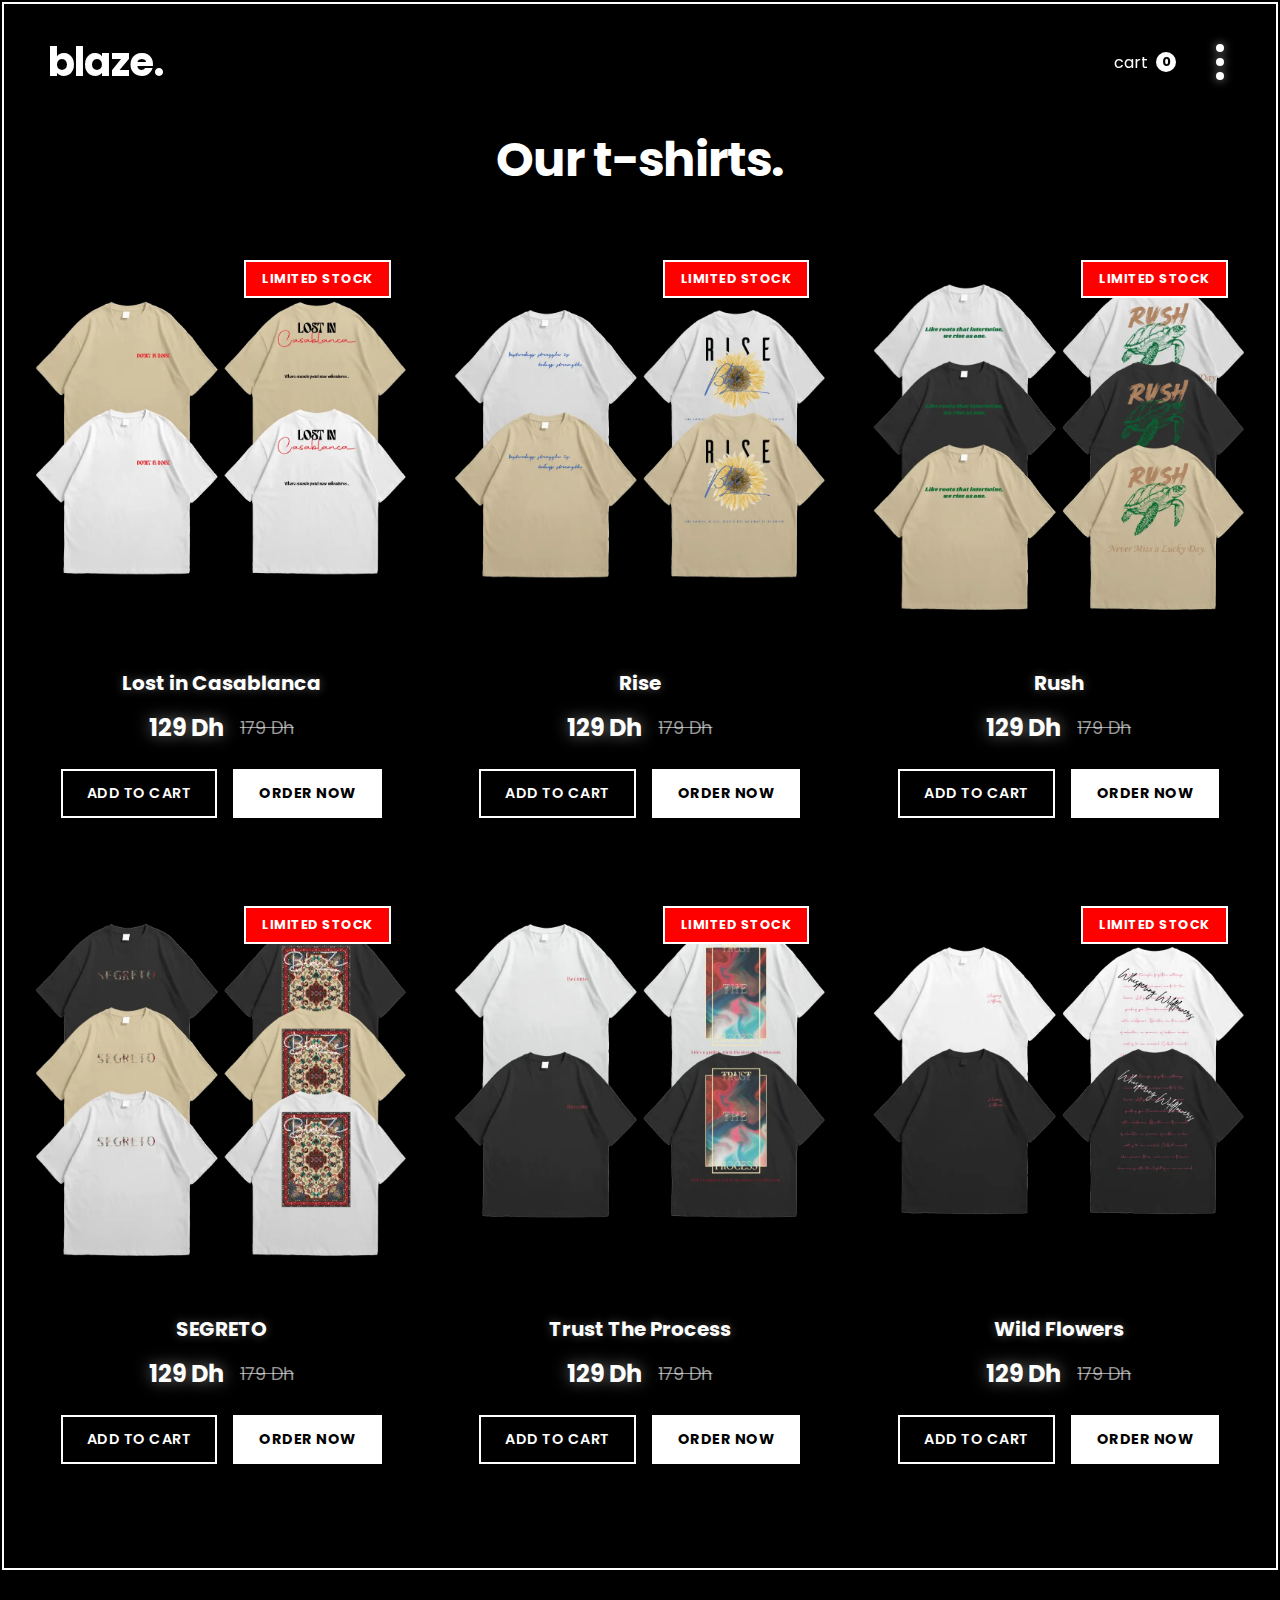
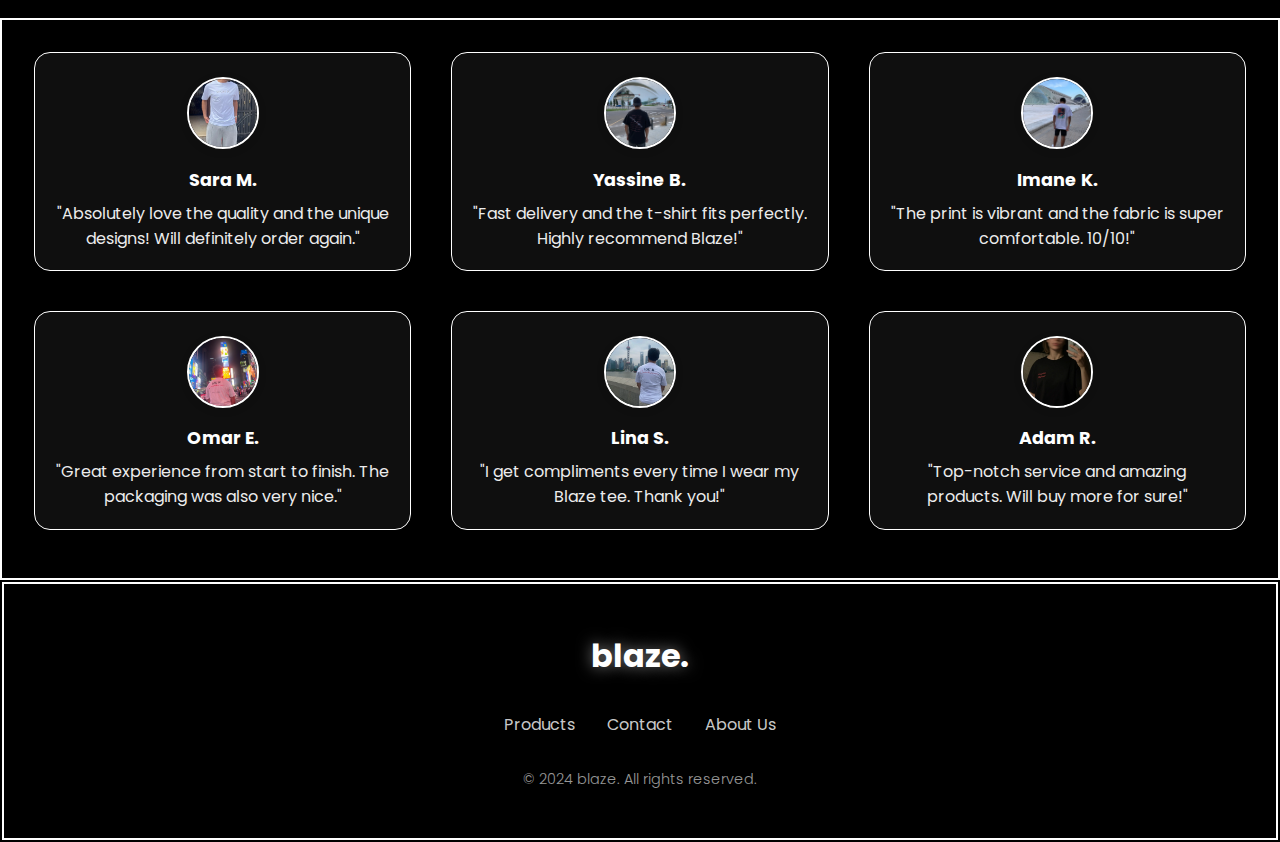
<file: index.html>
<!DOCTYPE html>
<html lang="en">
<head>
    <meta charset="UTF-8">
    <meta name="viewport" content="width=device-width, initial-scale=1.0">
    <title>Blaze Portfolio</title>
    <meta name="description" content="blaze. - Moroccan streetwear brand. Shop unique, high-quality t-shirts with bold designs and free delivery. Limited stock. Cash on Delivery.">
    <link rel="icon" href="img/favicon.ico">
    <link rel="preconnect" href="https://fonts.googleapis.com">
    <link rel="preconnect" href="https://fonts.gstatic.com" crossorigin>
    <link href="https://fonts.googleapis.com/css2?family=Poppins:wght@700&display=swap" rel="stylesheet">
    <link rel="stylesheet" href="styles.css">
</head>
<body>
    <header class="header">
        <div class="logo">
            <h1>blaze.</h1>
        </div>
        <div class="header-actions">
            <div class="cart-icon" id="cart-icon">
                <span>cart</span>
                <span class="cart-count" id="cart-count">0</span>
            </div>
            <div class="hamburger-menu" id="hamburger-menu">
                <div class="hamburger-dot"></div>
                <div class="hamburger-dot"></div>
                <div class="hamburger-dot"></div>
            </div>
        </div>
    </header>

    <!-- Cart Dropdown -->
    <div class="cart-dropdown" id="cart-dropdown">
        <div class="cart-header">
            <h3>Shopping Cart</h3>
            <button class="close-cart" id="close-cart">×</button>
        </div>
        <div class="cart-items" id="cart-items">
            <!-- Cart items will be dynamically added here -->
        </div>
        <div class="cart-footer">
            <div class="cart-total">
                <span>Total: </span>
                <span id="cart-total">0 Dh</span>
            </div>
            <button class="checkout-btn">Checkout</button>
        </div>
    </div>

    <!-- Dropdown Menu -->
    <div class="dropdown-menu" id="dropdown-menu">
        <div class="menu-content">
            <div class="menu-logo">
                <h1>blaze.</h1>
            </div>
            <nav class="menu-nav">
                <ul class="nav-list">
                    <li><a href="#products">Products</a></li>
                    <li><a href="#contact">Contact</a></li>
                    <li><a href="#about">About Us</a></li>
                </ul>
            </nav>
        </div>
    </div>

    <main class="main-content">
        <div class="products-container">
            <h2 class="section-title">Our t-shirts.</h2>
            <div class="products-grid">
                <div class="product-card">
                    <a href="lost-in-casablanca.html" class="product-link">
                        <div class="product-image">
                            <div class="stock-badge">Limited Stock</div>
                            <img src="img/products/Lost in Casablanca.webp" alt="Lost in Casablanca t-shirt" width="400" height="400" loading="lazy">
                        </div>
                    </a>
                    <div class="product-info">
                        <h3 class="product-title">Lost in Casablanca</h3>
                        <div class="product-pricing">
                            <span class="current-price">129 Dh</span>
                            <span class="compare-price">179 Dh</span>
                        </div>
                        <div class="product-buttons">
                            <button class="add-to-cart-btn" data-product="Lost in Casablanca" data-price="129">Add to Cart</button>
                            <button class="order-now-btn" data-product="Lost in Casablanca" data-price="129">Order Now</button>
                        </div>
                    </div>
                </div>

                <div class="product-card">
                    <a href="rise.html" class="product-link">
                        <div class="product-image">
                            <div class="stock-badge">Limited Stock</div>
                            <img src="img/products/Rise.webp" alt="Rise t-shirt" width="400" height="400" loading="lazy">
                        </div>
                    </a>
                    <div class="product-info">
                        <h3 class="product-title">Rise</h3>
                        <div class="product-pricing">
                            <span class="current-price">129 Dh</span>
                            <span class="compare-price">179 Dh</span>
                        </div>
                        <div class="product-buttons">
                            <button class="add-to-cart-btn" data-product="Rise" data-price="129">Add to Cart</button>
                            <button class="order-now-btn" data-product="Rise" data-price="129">Order Now</button>
                        </div>
                    </div>
                </div>

                <div class="product-card">
                    <a href="rush.html" class="product-link">
                        <div class="product-image">
                            <div class="stock-badge">Limited Stock</div>
                            <img src="img/products/Rush.webp" alt="Rush t-shirt" width="400" height="400" loading="lazy">
                        </div>
                    </a>
                    <div class="product-info">
                        <h3 class="product-title">Rush</h3>
                        <div class="product-pricing">
                            <span class="current-price">129 Dh</span>
                            <span class="compare-price">179 Dh</span>
                        </div>
                        <div class="product-buttons">
                            <button class="add-to-cart-btn" data-product="Rush" data-price="129">Add to Cart</button>
                            <button class="order-now-btn" data-product="Rush" data-price="129">Order Now</button>
                        </div>
                    </div>
                </div>

                <div class="product-card">
                    <a href="segreto.html" class="product-link">
                        <div class="product-image">
                            <div class="stock-badge">Limited Stock</div>
                            <img src="img/products/SEGRETO.webp" alt="SEGRETO t-shirt" width="400" height="400" loading="lazy">
                        </div>
                    </a>
                    <div class="product-info">
                        <h3 class="product-title">SEGRETO</h3>
                        <div class="product-pricing">
                            <span class="current-price">129 Dh</span>
                            <span class="compare-price">179 Dh</span>
                        </div>
                        <div class="product-buttons">
                            <button class="add-to-cart-btn" data-product="SEGRETO" data-price="129">Add to Cart</button>
                            <button class="order-now-btn" data-product="SEGRETO" data-price="129">Order Now</button>
                        </div>
                    </div>
                </div>

                <div class="product-card">
                    <a href="trust-the-process.html" class="product-link">
                        <div class="product-image">
                            <div class="stock-badge">Limited Stock</div>
                            <img src="img/products/Trust-The-Process.webp" alt="Trust The Process t-shirt" width="400" height="400" loading="lazy">
                        </div>
                    </a>
                    <div class="product-info">
                        <h3 class="product-title">Trust The Process</h3>
                        <div class="product-pricing">
                            <span class="current-price">129 Dh</span>
                            <span class="compare-price">179 Dh</span>
                        </div>
                        <div class="product-buttons">
                            <button class="add-to-cart-btn" data-product="Trust The Process" data-price="129">Add to Cart</button>
                            <button class="order-now-btn" data-product="Trust The Process" data-price="129">Order Now</button>
                        </div>
                    </div>
                </div>

                <div class="product-card">
                    <a href="wild-flowers.html" class="product-link">
                        <div class="product-image">
                            <div class="stock-badge">Limited Stock</div>
                            <img src="img/products/Wild-Flowers.webp" alt="Wild Flowers t-shirt" width="400" height="400" loading="lazy">
                        </div>
                    </a>
                    <div class="product-info">
                        <h3 class="product-title">Wild Flowers</h3>
                        <div class="product-pricing">
                            <span class="current-price">129 Dh</span>
                            <span class="compare-price">179 Dh</span>
                        </div>
                        <div class="product-buttons">
                            <button class="add-to-cart-btn" data-product="Wild Flowers" data-price="129">Add to Cart</button>
                            <button class="order-now-btn" data-product="Wild Flowers" data-price="129">Order Now</button>
                        </div>
                    </div>
                </div>
            </div>

            <!-- Mobile Slider -->
            <div class="products-slider">
                <div class="slider-container">
                    <div class="slider-track">
                        <div class="slider-slide">
                            <a href="lost-in-casablanca.html" class="product-link">
                            <div class="product-image">
                                <div class="stock-badge">Limited Stock</div>
                                    <img src="img/products/Lost in Casablanca.webp" alt="Lost in Casablanca t-shirt" width="400" height="400" loading="lazy">
                            </div>
                            </a>
                            <div class="product-info">
                                <h3 class="product-title">Lost in Casablanca</h3>
                                <div class="product-pricing">
                                    <span class="current-price">129 Dh</span>
                                    <span class="compare-price">179 Dh</span>
                                </div>
                                <div class="product-buttons">
                                    <button class="add-to-cart-btn" data-product="Lost in Casablanca" data-price="129">Add to Cart</button>
                                    <button class="order-now-btn" data-product="Lost in Casablanca" data-price="129">Order Now</button>
                                </div>
                            </div>
                        </div>

                        <div class="slider-slide">
                            <a href="rise.html" class="product-link">
                            <div class="product-image">
                                <div class="stock-badge">Limited Stock</div>
                                    <img src="img/products/Rise.webp" alt="Rise t-shirt" width="400" height="400" loading="lazy">
                            </div>
                            </a>
                            <div class="product-info">
                                <h3 class="product-title">Rise</h3>
                                <div class="product-pricing">
                                    <span class="current-price">129 Dh</span>
                                    <span class="compare-price">179 Dh</span>
                                </div>
                                <div class="product-buttons">
                                    <button class="add-to-cart-btn" data-product="Rise" data-price="129">Add to Cart</button>
                                    <button class="order-now-btn" data-product="Rise" data-price="129">Order Now</button>
                                </div>
                            </div>
                        </div>

                        <div class="slider-slide">
                            <a href="rush.html" class="product-link">
                            <div class="product-image">
                                <div class="stock-badge">Limited Stock</div>
                                    <img src="img/products/Rush.webp" alt="Rush t-shirt" width="400" height="400" loading="lazy">
                            </div>
                            </a>
                            <div class="product-info">
                                <h3 class="product-title">Rush</h3>
                                <div class="product-pricing">
                                    <span class="current-price">129 Dh</span>
                                    <span class="compare-price">179 Dh</span>
                                </div>
                                <div class="product-buttons">
                                    <button class="add-to-cart-btn" data-product="Rush" data-price="129">Add to Cart</button>
                                    <button class="order-now-btn" data-product="Rush" data-price="129">Order Now</button>
                                </div>
                            </div>
                        </div>

                        <div class="slider-slide">
                            <a href="segreto.html" class="product-link">
                            <div class="product-image">
                                <div class="stock-badge">Limited Stock</div>
                                    <img src="img/products/SEGRETO.webp" alt="SEGRETO t-shirt" width="400" height="400" loading="lazy">
                            </div>
                            </a>
                            <div class="product-info">
                                <h3 class="product-title">SEGRETO</h3>
                                <div class="product-pricing">
                                    <span class="current-price">129 Dh</span>
                                    <span class="compare-price">179 Dh</span>
                                </div>
                                <div class="product-buttons">
                                    <button class="add-to-cart-btn" data-product="SEGRETO" data-price="129">Add to Cart</button>
                                    <button class="order-now-btn" data-product="SEGRETO" data-price="129">Order Now</button>
                                </div>
                            </div>
                        </div>

                        <div class="slider-slide">
                            <a href="trust-the-process.html" class="product-link">
                            <div class="product-image">
                                <div class="stock-badge">Limited Stock</div>
                                    <img src="img/products/Trust-The-Process.webp" alt="Trust The Process t-shirt" width="400" height="400" loading="lazy">
                            </div>
                            </a>
                            <div class="product-info">
                                <h3 class="product-title">Trust The Process</h3>
                                <div class="product-pricing">
                                    <span class="current-price">129 Dh</span>
                                    <span class="compare-price">179 Dh</span>
                                </div>
                                <div class="product-buttons">
                                    <button class="add-to-cart-btn" data-product="Trust The Process" data-price="129">Add to Cart</button>
                                    <button class="order-now-btn" data-product="Trust The Process" data-price="129">Order Now</button>
                                </div>
                            </div>
                        </div>

                        <div class="slider-slide">
                            <a href="wild-flowers.html" class="product-link">
                            <div class="product-image">
                                <div class="stock-badge">Limited Stock</div>
                                    <img src="img/products/Wild-Flowers.webp" alt="Wild Flowers t-shirt" width="400" height="400" loading="lazy">
                            </div>
                            </a>
                            <div class="product-info">
                                <h3 class="product-title">Wild Flowers</h3>
                                <div class="product-pricing">
                                    <span class="current-price">129 Dh</span>
                                    <span class="compare-price">179 Dh</span>
                                </div>
                                <div class="product-buttons">
                                    <button class="add-to-cart-btn" data-product="Wild Flowers" data-price="129">Add to Cart</button>
                                    <button class="order-now-btn" data-product="Wild Flowers" data-price="129">Order Now</button>
                                </div>
                            </div>
                        </div>
                    </div>
                </div>
                <div class="slider-dots">
                    <span class="dot active" data-slide="0"></span>
                    <span class="dot" data-slide="1"></span>
                    <span class="dot" data-slide="2"></span>
                    <span class="dot" data-slide="3"></span>
                    <span class="dot" data-slide="4"></span>
                    <span class="dot" data-slide="5"></span>
                </div>
            </div>
        </div>
    </main>

    <!-- Reviews Section -->
    <section class="reviews-section" id="reviews">
        <div class="reviews-grid">
            <div class="review-card">
                <img src="img/Reviews/1.webp" alt="Customer 1" class="review-img" width="100" height="100" loading="lazy">
                <div class="review-content">
                    <h4 class="reviewer-name">Sara M.</h4>
                    <p class="review-text">"Absolutely love the quality and the unique designs! Will definitely order again."</p>
                </div>
            </div>
            <div class="review-card">
                <img src="img/Reviews/2.webp" alt="Customer 2" class="review-img" width="100" height="100" loading="lazy">
                <div class="review-content">
                    <h4 class="reviewer-name">Yassine B.</h4>
                    <p class="review-text">"Fast delivery and the t-shirt fits perfectly. Highly recommend Blaze!"</p>
                </div>
            </div>
            <div class="review-card">
                <img src="img/Reviews/3.webp" alt="Customer 3" class="review-img" width="100" height="100" loading="lazy">
                <div class="review-content">
                    <h4 class="reviewer-name">Imane K.</h4>
                    <p class="review-text">"The print is vibrant and the fabric is super comfortable. 10/10!"</p>
                </div>
            </div>
            <div class="review-card">
                <img src="img/Reviews/4.webp" alt="Customer 4" class="review-img" width="100" height="100" loading="lazy">
                <div class="review-content">
                    <h4 class="reviewer-name">Omar E.</h4>
                    <p class="review-text">"Great experience from start to finish. The packaging was also very nice."</p>
                </div>
            </div>
            <div class="review-card">
                <img src="img/Reviews/5.webp" alt="Customer 5" class="review-img" width="100" height="100" loading="lazy">
                <div class="review-content">
                    <h4 class="reviewer-name">Lina S.</h4>
                    <p class="review-text">"I get compliments every time I wear my Blaze tee. Thank you!"</p>
                </div>
            </div>
            <div class="review-card">
                <img src="img/Reviews/6.webp" alt="Customer 6" class="review-img" width="100" height="100" loading="lazy">
                <div class="review-content">
                    <h4 class="reviewer-name">Adam R.</h4>
                    <p class="review-text">"Top-notch service and amazing products. Will buy more for sure!"</p>
                </div>
            </div>
        </div>
    </section>

    <footer class="footer">
        <div class="footer-content">
            <div class="footer-logo">
                <h2>blaze.</h2>
            </div>
            <div class="footer-links">
                <a href="#products">Products</a>
                <a href="contact.html">Contact</a>
                <a href="about.html">About Us</a>
            </div>
            <div class="footer-copyright">
                <p>&copy; 2024 blaze. All rights reserved.</p>
            </div>
        </div>
    </footer>

    <script src="script.js"></script>
</body>
</html>
</file>
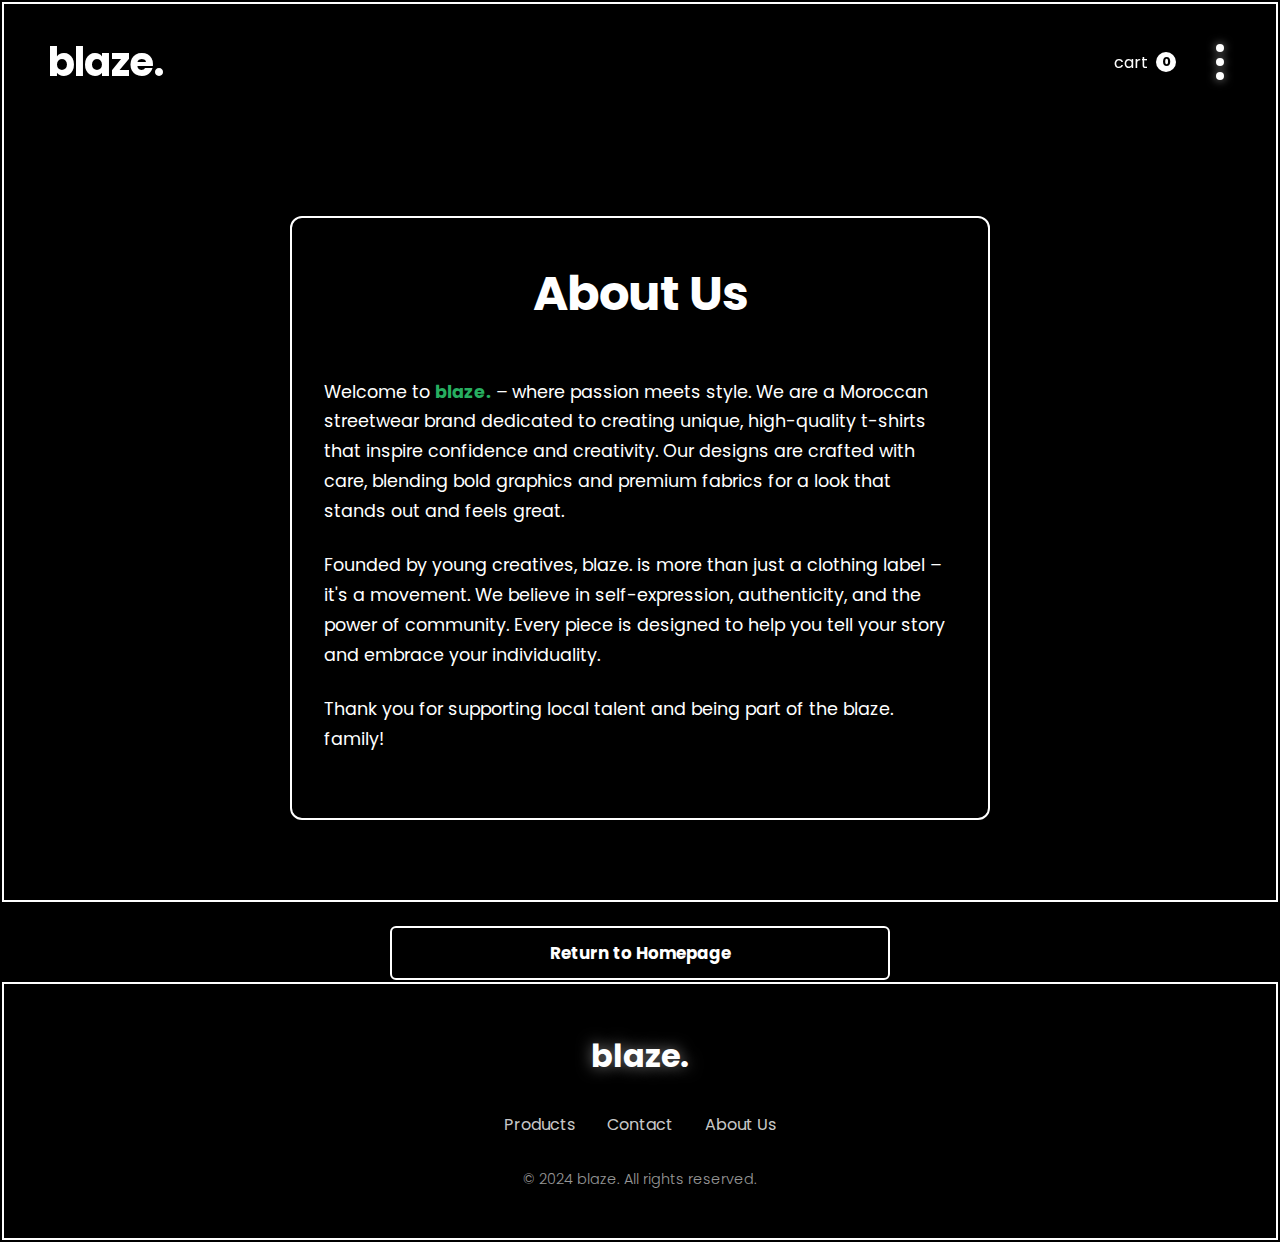
<file: about.html>
<!DOCTYPE html>
<html lang="en">
<head>
    <meta charset="UTF-8">
    <meta name="viewport" content="width=device-width, initial-scale=1.0">
    <title>About Us - Blaze</title>
    <meta name="description" content="About blaze. Moroccan streetwear brand. Learn about our story, mission, and values.">
    <link rel="icon" href="img/favicon.ico">
    <link href="https://fonts.googleapis.com/css2?family=Poppins:wght@700&display=swap" rel="stylesheet">
    <link rel="stylesheet" href="styles.css">
</head>
<body>
    <header class="header">
        <div class="logo">
            <h1>blaze.</h1>
        </div>
        <div class="header-actions">
            <div class="cart-icon" id="cart-icon">
                <span>cart</span>
                <span class="cart-count" id="cart-count">0</span>
            </div>
            <div class="hamburger-menu" id="hamburger-menu">
                <div class="hamburger-dot"></div>
                <div class="hamburger-dot"></div>
                <div class="hamburger-dot"></div>
            </div>
        </div>
    </header>

    <!-- Cart Dropdown -->
    <div class="cart-dropdown" id="cart-dropdown">
        <div class="cart-header">
            <h3>Shopping Cart</h3>
            <button class="close-cart" id="close-cart">×</button>
        </div>
        <div class="cart-items" id="cart-items">
            <!-- Cart items will be dynamically added here -->
        </div>
        <div class="cart-footer">
            <div class="cart-total">
                <span>Total: </span>
                <span id="cart-total">0 Dh</span>
            </div>
            <button class="checkout-btn">Checkout</button>
        </div>
    </div>

    <!-- Dropdown Menu -->
    <div class="dropdown-menu" id="dropdown-menu">
        <div class="menu-content">
            <div class="menu-logo">
                <h1>blaze.</h1>
            </div>
            <nav class="menu-nav">
                <ul class="nav-list">
                    <li><a href="index.html#products">Products</a></li>
                    <li><a href="contact.html">Contact</a></li>
                    <li><a href="about.html">About Us</a></li>
                </ul>
            </nav>
        </div>
    </div>
    <main class="main-content">
        <div class="about-container">
            <h2 class="section-title">About Us</h2>
            <div class="about-content">
                <p>Welcome to <strong>blaze.</strong> – where passion meets style. We are a Moroccan streetwear brand dedicated to creating unique, high-quality t-shirts that inspire confidence and creativity. Our designs are crafted with care, blending bold graphics and premium fabrics for a look that stands out and feels great.</p>
                <p>Founded by young creatives, blaze. is more than just a clothing label – it's a movement. We believe in self-expression, authenticity, and the power of community. Every piece is designed to help you tell your story and embrace your individuality.</p>
                <p>Thank you for supporting local talent and being part of the blaze. family!</p>
            </div>
        </div>
    </main>
    <a href="index.html" class="return-home-btn">Return to Homepage</a>
    <footer class="footer">
        <div class="footer-content">
            <div class="footer-logo">
                <h2>blaze.</h2>
            </div>
            <div class="footer-links">
                <a href="index.html#products">Products</a>
                <a href="contact.html">Contact</a>
                <a href="about.html">About Us</a>
            </div>
            <div class="footer-copyright">
                <p>&copy; 2024 blaze. All rights reserved.</p>
            </div>
        </div>
    </footer>
    <style>
        .about-container {
            max-width: 700px;
            margin: 60px auto 0 auto;
            background: #000;
            border: 2px solid #fff;
            border-radius: 12px;
            padding: 2.5rem 2rem;
            color: #fff;
            box-shadow: 0 6px 32px 0 rgba(0,0,0,0.18);
        }
        .about-content p {
            font-size: 1.1rem;
            line-height: 1.7;
            margin-bottom: 1.5rem;
            color: #fff;
        }
        .about-content strong {
            color: #27ae60;
        }
        @media (max-width: 600px) {
            .about-container {
                padding: 1.2rem 0.7rem;
                border-radius: 0;
            }
            .about-content p {
                font-size: 1rem;
            }
        }
        .return-home-btn {
            display: block;
            width: 100%;
            margin: 24px auto 0 auto;
            text-align: center;
            background: transparent;
            color: #fff;
            border: 2px solid #fff;
            border-radius: 6px;
            padding: 12px 0;
            font-size: 1.05rem;
            font-family: 'Poppins', sans-serif;
            font-weight: 700;
            text-decoration: none;
            transition: background 0.2s, color 0.2s;
            max-width: 500px;
        }
        .return-home-btn:hover {
            background: #fff;
            color: #000;
        }
    </style>
    <script src="script.js"></script>
</body>
</html>
</file>
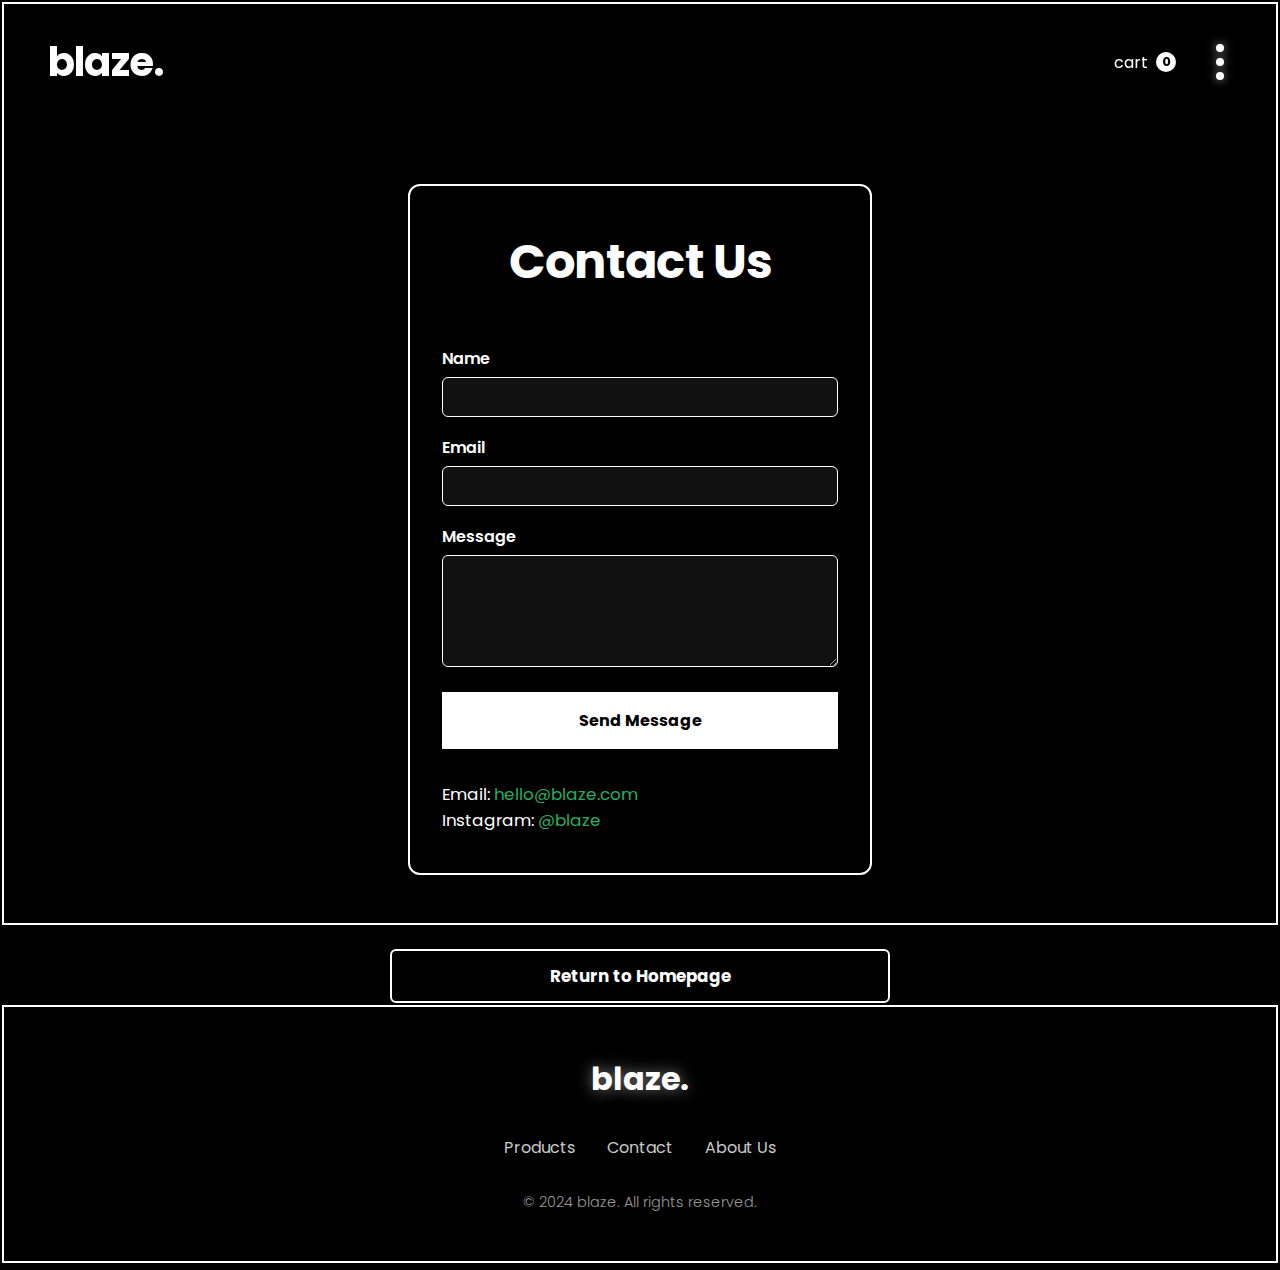
<file: contact.html>
<!DOCTYPE html>
<html lang="en">
<head>
    <meta charset="UTF-8">
    <meta name="viewport" content="width=device-width, initial-scale=1.0">
    <title>Contact - Blaze</title>
    <meta name="description" content="Contact blaze. Moroccan streetwear brand. Get in touch for support, questions, or collaborations.">
    <link rel="icon" href="img/favicon.ico">
    <link href="https://fonts.googleapis.com/css2?family=Poppins:wght@700&display=swap" rel="stylesheet">
    <link rel="stylesheet" href="styles.css">
</head>
<body>
    <header class="header">
        <div class="logo">
            <h1>blaze.</h1>
        </div>
        <div class="header-actions">
            <div class="cart-icon" id="cart-icon">
                <span>cart</span>
                <span class="cart-count" id="cart-count">0</span>
            </div>
            <div class="hamburger-menu" id="hamburger-menu">
                <div class="hamburger-dot"></div>
                <div class="hamburger-dot"></div>
                <div class="hamburger-dot"></div>
            </div>
        </div>
    </header>

    <!-- Cart Dropdown -->
    <div class="cart-dropdown" id="cart-dropdown">
        <div class="cart-header">
            <h3>Shopping Cart</h3>
            <button class="close-cart" id="close-cart">×</button>
        </div>
        <div class="cart-items" id="cart-items">
            <!-- Cart items will be dynamically added here -->
        </div>
        <div class="cart-footer">
            <div class="cart-total">
                <span>Total: </span>
                <span id="cart-total">0 Dh</span>
            </div>
            <button class="checkout-btn">Checkout</button>
        </div>
    </div>

    <!-- Dropdown Menu -->
    <div class="dropdown-menu" id="dropdown-menu">
        <div class="menu-content">
            <div class="menu-logo">
                <h1>blaze.</h1>
            </div>
            <nav class="menu-nav">
                <ul class="nav-list">
                    <li><a href="index.html#products">Products</a></li>
                    <li><a href="contact.html">Contact</a></li>
                    <li><a href="about.html">About Us</a></li>
                </ul>
            </nav>
        </div>
    </div>
    <main class="main-content">
        <div class="contact-container">
            <h2 class="section-title">Contact Us</h2>
            <form class="contact-form">
                <label for="contact-name">Name</label>
                <input type="text" id="contact-name" name="name" required>
                <label for="contact-email">Email</label>
                <input type="email" id="contact-email" name="email" required>
                <label for="contact-message">Message</label>
                <textarea id="contact-message" name="message" rows="5" required></textarea>
                <button type="submit" class="checkout-btn">Send Message</button>
            </form>
            <div class="contact-info">
                <p>Email: <a href="mailto:hello@blaze.com">hello@blaze.com</a></p>
                <p>Instagram: <a href="https://instagram.com/" target="_blank">@blaze</a></p>
            </div>
        </div>
    </main>
    <a href="index.html" class="return-home-btn">Return to Homepage</a>
    <footer class="footer">
        <div class="footer-content">
            <div class="footer-logo">
                <h2>blaze.</h2>
            </div>
            <div class="footer-links">
                <a href="index.html#products">Products</a>
                <a href="contact.html">Contact</a>
                <a href="about.html">About Us</a>
            </div>
            <div class="footer-copyright">
                <p>&copy; 2024 blaze. All rights reserved.</p>
            </div>
        </div>
    </footer>
    <style>
        .contact-container {
            max-width: 500px;
            margin: 60px auto 0 auto;
            background: #000;
            border: 2px solid #fff;
            border-radius: 12px;
            padding: 2.5rem 2rem;
            color: #fff;
            box-shadow: 0 6px 32px 0 rgba(0,0,0,0.18);
        }
        .contact-form label {
            display: block;
            margin-bottom: 6px;
            font-weight: 600;
        }
        .contact-form input, .contact-form textarea {
            width: 100%;
            padding: 10px;
            margin-bottom: 18px;
            border: 1px solid #fff;
            border-radius: 6px;
            font-size: 1rem;
            background: #111;
            color: #fff;
        }
        .contact-form textarea:focus, .contact-form input:focus {
            outline: 2px solid #fff;
            background: #181818;
        }
        .contact-info {
            margin-top: 2rem;
            font-size: 1.05rem;
            color: #fff;
        }
        .contact-info a {
            color: #27ae60;
            text-decoration: none;
        }
        .contact-info a:hover {
            text-decoration: underline;
        }
        .return-home-btn {
            display: block;
            width: 100%;
            margin: 24px auto 0 auto;
            text-align: center;
            background: transparent;
            color: #fff;
            border: 2px solid #fff;
            border-radius: 6px;
            padding: 12px 0;
            font-size: 1.05rem;
            font-family: 'Poppins', sans-serif;
            font-weight: 700;
            text-decoration: none;
            transition: background 0.2s, color 0.2s;
            max-width: 500px;
        }
        .return-home-btn:hover {
            background: #fff;
            color: #000;
        }
        @media (max-width: 600px) {
            .contact-container {
                padding: 1.2rem 0.7rem;
                border-radius: 0;
            }
        }
    </style>
    <script src="script.js"></script>
</body>
</html>
</file>
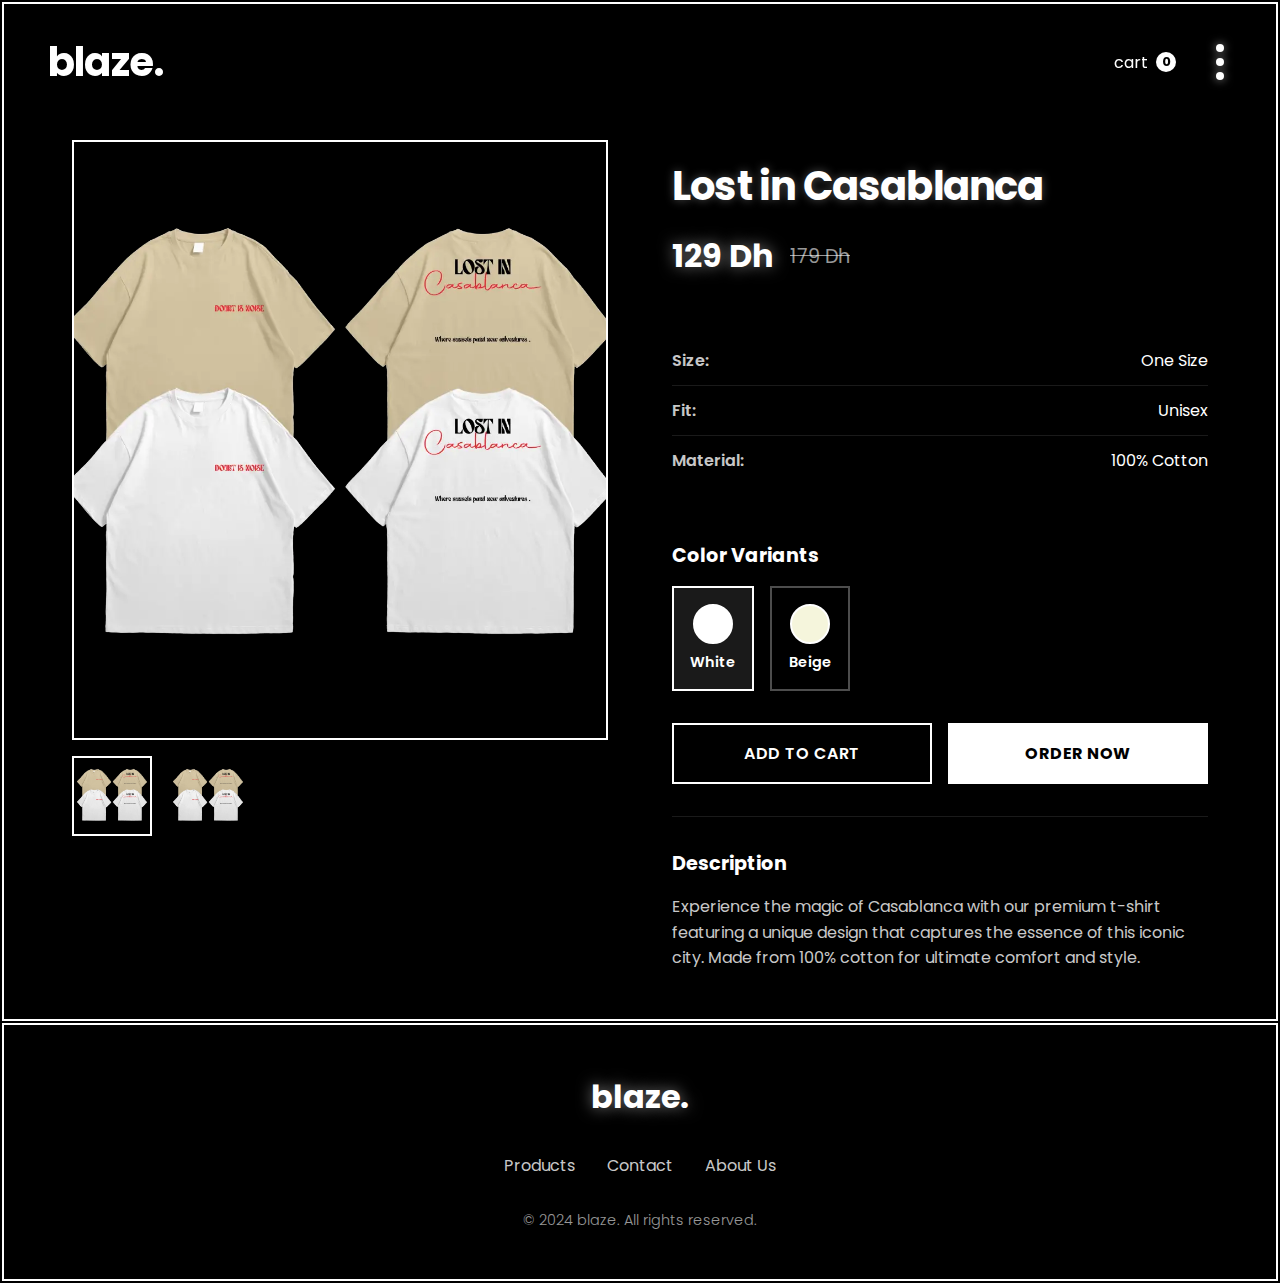
<file: lost-in-casablanca.html>
<!DOCTYPE html>
<html lang="en">
<head>
    <meta charset="UTF-8">
    <meta name="viewport" content="width=device-width, initial-scale=1.0">
    <title>Lost in Casablanca - Blaze</title>
    <link rel="preconnect" href="https://fonts.googleapis.com">
    <link rel="preconnect" href="https://fonts.gstatic.com" crossorigin>
    <link href="https://fonts.googleapis.com/css2?family=Poppins:wght@700&display=swap" rel="stylesheet">
    <link rel="stylesheet" href="styles.css">
    <link rel="stylesheet" href="product-page.css">
</head>
<body>
    <header class="header">
        <div class="logo">
            <a href="index.html">
                <h1>blaze.</h1>
            </a>
        </div>
        <div class="header-actions">
            <div class="cart-icon" id="cart-icon">
                <span>cart</span>
                <span class="cart-count" id="cart-count">0</span>
            </div>
            <div class="hamburger-menu" id="hamburger-menu">
                <div class="hamburger-dot"></div>
                <div class="hamburger-dot"></div>
                <div class="hamburger-dot"></div>
            </div>
        </div>
    </header>

    <!-- Cart Dropdown -->
    <div class="cart-dropdown" id="cart-dropdown">
        <div class="cart-header">
            <h3>Shopping Cart</h3>
            <button class="close-cart" id="close-cart">×</button>
        </div>
        <div class="cart-items" id="cart-items">
            <!-- Cart items will be dynamically added here -->
        </div>
        <div class="cart-footer">
            <div class="cart-total">
                <span>Total: </span>
                <span id="cart-total">0 Dh</span>
            </div>
            <button class="checkout-btn">Checkout</button>
        </div>
    </div>

    <!-- Dropdown Menu -->
    <div class="dropdown-menu" id="dropdown-menu">
        <div class="menu-content">
            <div class="menu-logo">
                <h1>blaze.</h1>
            </div>
            <nav class="menu-nav">
                <ul class="nav-list">
                    <li><a href="index.html#products">Products</a></li>
                    <li><a href="#contact">Contact</a></li>
                    <li><a href="#about">About Us</a></li>
                </ul>
            </nav>
        </div>
    </div>

    <main class="product-page">
        <div class="product-container">
            <div class="product-gallery">
                <div class="main-image">
                    <img src="img/products/Lost in Casablanca.webp" alt="Lost in Casablanca - White" id="main-image">
                </div>
                <div class="thumbnail-images">
                    <img src="img/products/Lost in Casablanca.webp" alt="White" class="thumbnail active" data-variant="white">
                    <img src="img/products/Lost in Casablanca.webp" alt="Beige" class="thumbnail" data-variant="beige">
                </div>
            </div>
            
            <div class="product-details">
                <h1 class="product-title">Lost in Casablanca</h1>
                <div class="product-price">
                    <span class="current-price">129 Dh</span>
                    <span class="compare-price">179 Dh</span>
                </div>
                
                <div class="product-info">
                    <div class="info-item">
                        <span class="label">Size:</span>
                        <span class="value">One Size</span>
                    </div>
                    <div class="info-item">
                        <span class="label">Fit:</span>
                        <span class="value">Unisex</span>
                    </div>
                    <div class="info-item">
                        <span class="label">Material:</span>
                        <span class="value">100% Cotton</span>
                    </div>
                </div>

                <div class="variant-selector">
                    <h3>Color Variants</h3>
                    <div class="variant-options">
                        <button class="variant-btn active" data-variant="white" data-color="White">
                            <span class="color-swatch white"></span>
                            <span class="color-name">White</span>
                        </button>
                        <button class="variant-btn" data-variant="beige" data-color="Beige">
                            <span class="color-swatch beige"></span>
                            <span class="color-name">Beige</span>
                        </button>
                    </div>
                </div>

                <div class="product-actions">
                    <button class="add-to-cart-btn" data-product="Lost in Casablanca" data-price="129">Add to Cart</button>
                    <button class="order-now-btn" data-product="Lost in Casablanca" data-price="129">Order Now</button>
                </div>

                <div class="product-description">
                    <h3>Description</h3>
                    <p>Experience the magic of Casablanca with our premium t-shirt featuring a unique design that captures the essence of this iconic city. Made from 100% cotton for ultimate comfort and style.</p>
                </div>
            </div>
        </div>
    </main>

    <footer class="footer">
        <div class="footer-content">
            <div class="footer-logo">
                <h2>blaze.</h2>
            </div>
            <div class="footer-links">
                <a href="index.html#products">Products</a>
                <a href="#contact">Contact</a>
                <a href="#about">About Us</a>
            </div>
            <div class="footer-copyright">
                <p>&copy; 2024 blaze. All rights reserved.</p>
            </div>
        </div>
    </footer>

    <script src="script.js"></script>
    <script src="product-page.js"></script>
</body>
</html>
</file>
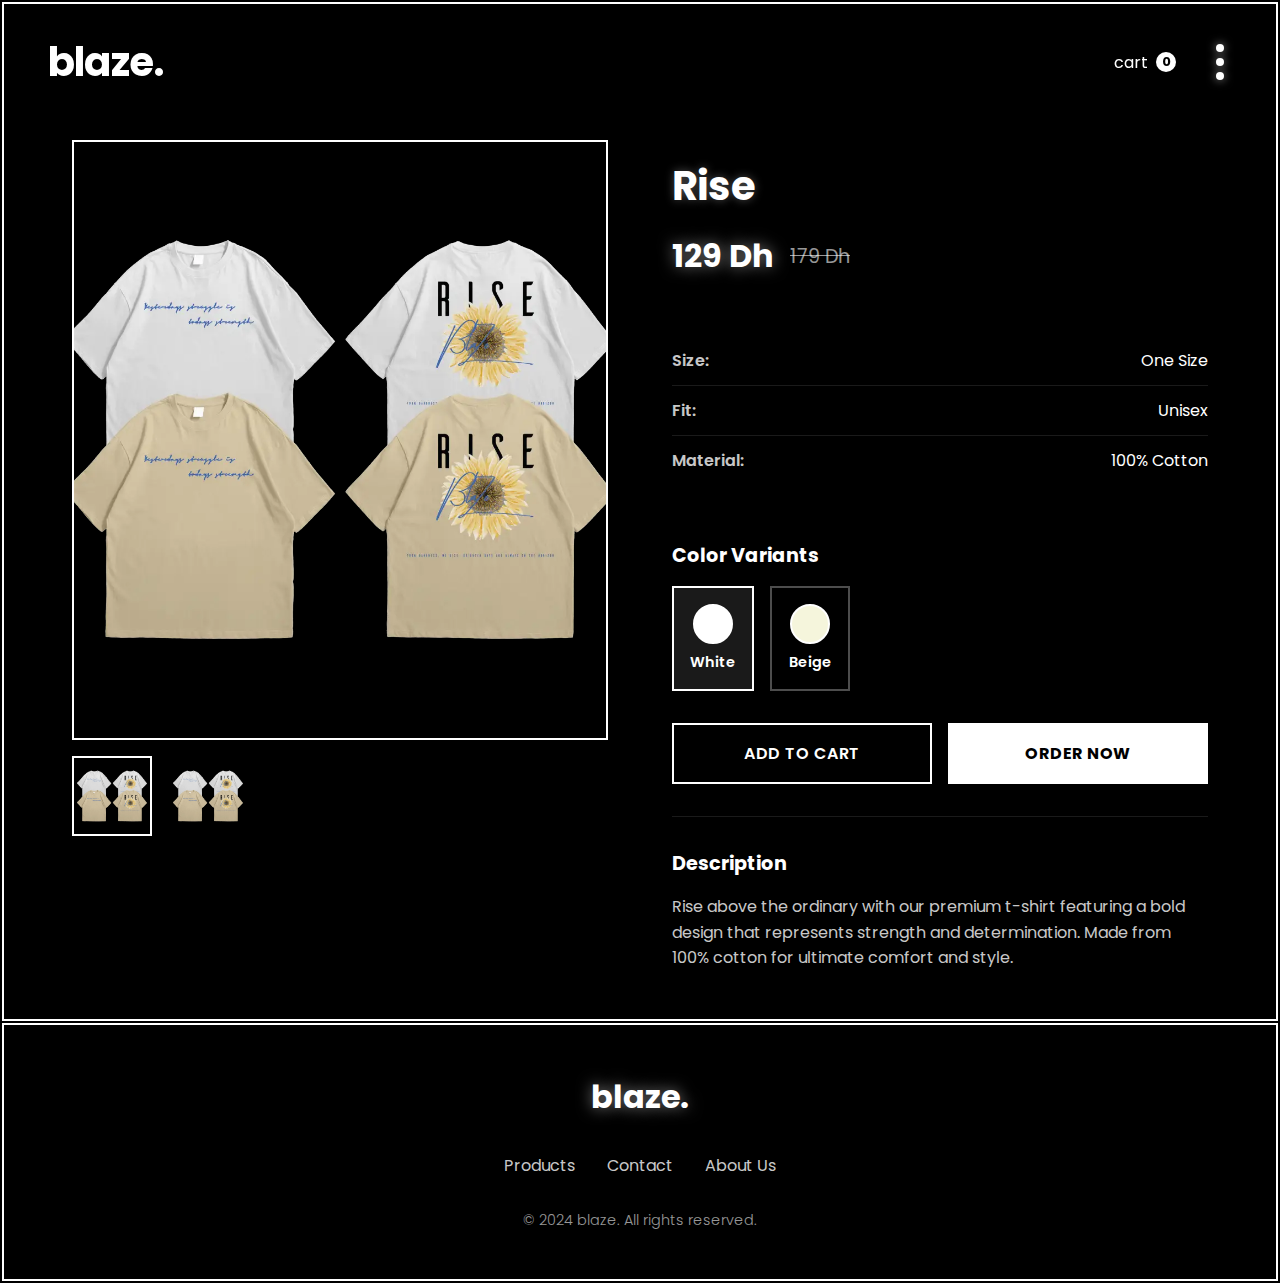
<file: rise.html>
<!DOCTYPE html>
<html lang="en">
<head>
    <meta charset="UTF-8">
    <meta name="viewport" content="width=device-width, initial-scale=1.0">
    <title>Rise - Blaze</title>
    <link rel="preconnect" href="https://fonts.googleapis.com">
    <link rel="preconnect" href="https://fonts.gstatic.com" crossorigin>
    <link href="https://fonts.googleapis.com/css2?family=Poppins:wght@700&display=swap" rel="stylesheet">
    <link rel="stylesheet" href="styles.css">
    <link rel="stylesheet" href="product-page.css">
</head>
<body>
    <header class="header">
        <div class="logo">
            <a href="index.html">
                <h1>blaze.</h1>
            </a>
        </div>
        <div class="header-actions">
            <div class="cart-icon" id="cart-icon">
                <span>cart</span>
                <span class="cart-count" id="cart-count">0</span>
            </div>
            <div class="hamburger-menu" id="hamburger-menu">
                <div class="hamburger-dot"></div>
                <div class="hamburger-dot"></div>
                <div class="hamburger-dot"></div>
            </div>
        </div>
    </header>

    <!-- Cart Dropdown -->
    <div class="cart-dropdown" id="cart-dropdown">
        <div class="cart-header">
            <h3>Shopping Cart</h3>
            <button class="close-cart" id="close-cart">×</button>
        </div>
        <div class="cart-items" id="cart-items">
            <!-- Cart items will be dynamically added here -->
        </div>
        <div class="cart-footer">
            <div class="cart-total">
                <span>Total: </span>
                <span id="cart-total">0 Dh</span>
            </div>
            <button class="checkout-btn">Checkout</button>
        </div>
    </div>

    <!-- Dropdown Menu -->
    <div class="dropdown-menu" id="dropdown-menu">
        <div class="menu-content">
            <div class="menu-logo">
                <h1>blaze.</h1>
            </div>
            <nav class="menu-nav">
                <ul class="nav-list">
                    <li><a href="index.html#products">Products</a></li>
                    <li><a href="#contact">Contact</a></li>
                    <li><a href="#about">About Us</a></li>
                </ul>
            </nav>
        </div>
    </div>

    <main class="product-page">
        <div class="product-container">
            <div class="product-gallery">
                <div class="main-image">
                    <img src="img/products/Rise.webp" alt="Rise - White" id="main-image">
                </div>
                <div class="thumbnail-images">
                    <img src="img/products/Rise.webp" alt="White" class="thumbnail active" data-variant="white">
                    <img src="img/products/Rise.webp" alt="Beige" class="thumbnail" data-variant="beige">
                </div>
            </div>
            
            <div class="product-details">
                <h1 class="product-title">Rise</h1>
                <div class="product-price">
                    <span class="current-price">129 Dh</span>
                    <span class="compare-price">179 Dh</span>
                </div>
                
                <div class="product-info">
                    <div class="info-item">
                        <span class="label">Size:</span>
                        <span class="value">One Size</span>
                    </div>
                    <div class="info-item">
                        <span class="label">Fit:</span>
                        <span class="value">Unisex</span>
                    </div>
                    <div class="info-item">
                        <span class="label">Material:</span>
                        <span class="value">100% Cotton</span>
                    </div>
                </div>

                <div class="variant-selector">
                    <h3>Color Variants</h3>
                    <div class="variant-options">
                        <button class="variant-btn active" data-variant="white" data-color="White">
                            <span class="color-swatch white"></span>
                            <span class="color-name">White</span>
                        </button>
                        <button class="variant-btn" data-variant="beige" data-color="Beige">
                            <span class="color-swatch beige"></span>
                            <span class="color-name">Beige</span>
                        </button>
                    </div>
                </div>

                <div class="product-actions">
                    <button class="add-to-cart-btn" data-product="Rise" data-price="129">Add to Cart</button>
                    <button class="order-now-btn" data-product="Rise" data-price="129">Order Now</button>
                </div>

                <div class="product-description">
                    <h3>Description</h3>
                    <p>Rise above the ordinary with our premium t-shirt featuring a bold design that represents strength and determination. Made from 100% cotton for ultimate comfort and style.</p>
                </div>
            </div>
        </div>
    </main>

    <footer class="footer">
        <div class="footer-content">
            <div class="footer-logo">
                <h2>blaze.</h2>
            </div>
            <div class="footer-links">
                <a href="index.html#products">Products</a>
                <a href="#contact">Contact</a>
                <a href="#about">About Us</a>
            </div>
            <div class="footer-copyright">
                <p>&copy; 2024 blaze. All rights reserved.</p>
            </div>
        </div>
    </footer>

    <script src="script.js"></script>
    <script src="product-page.js"></script>
</body>
</html>
</file>
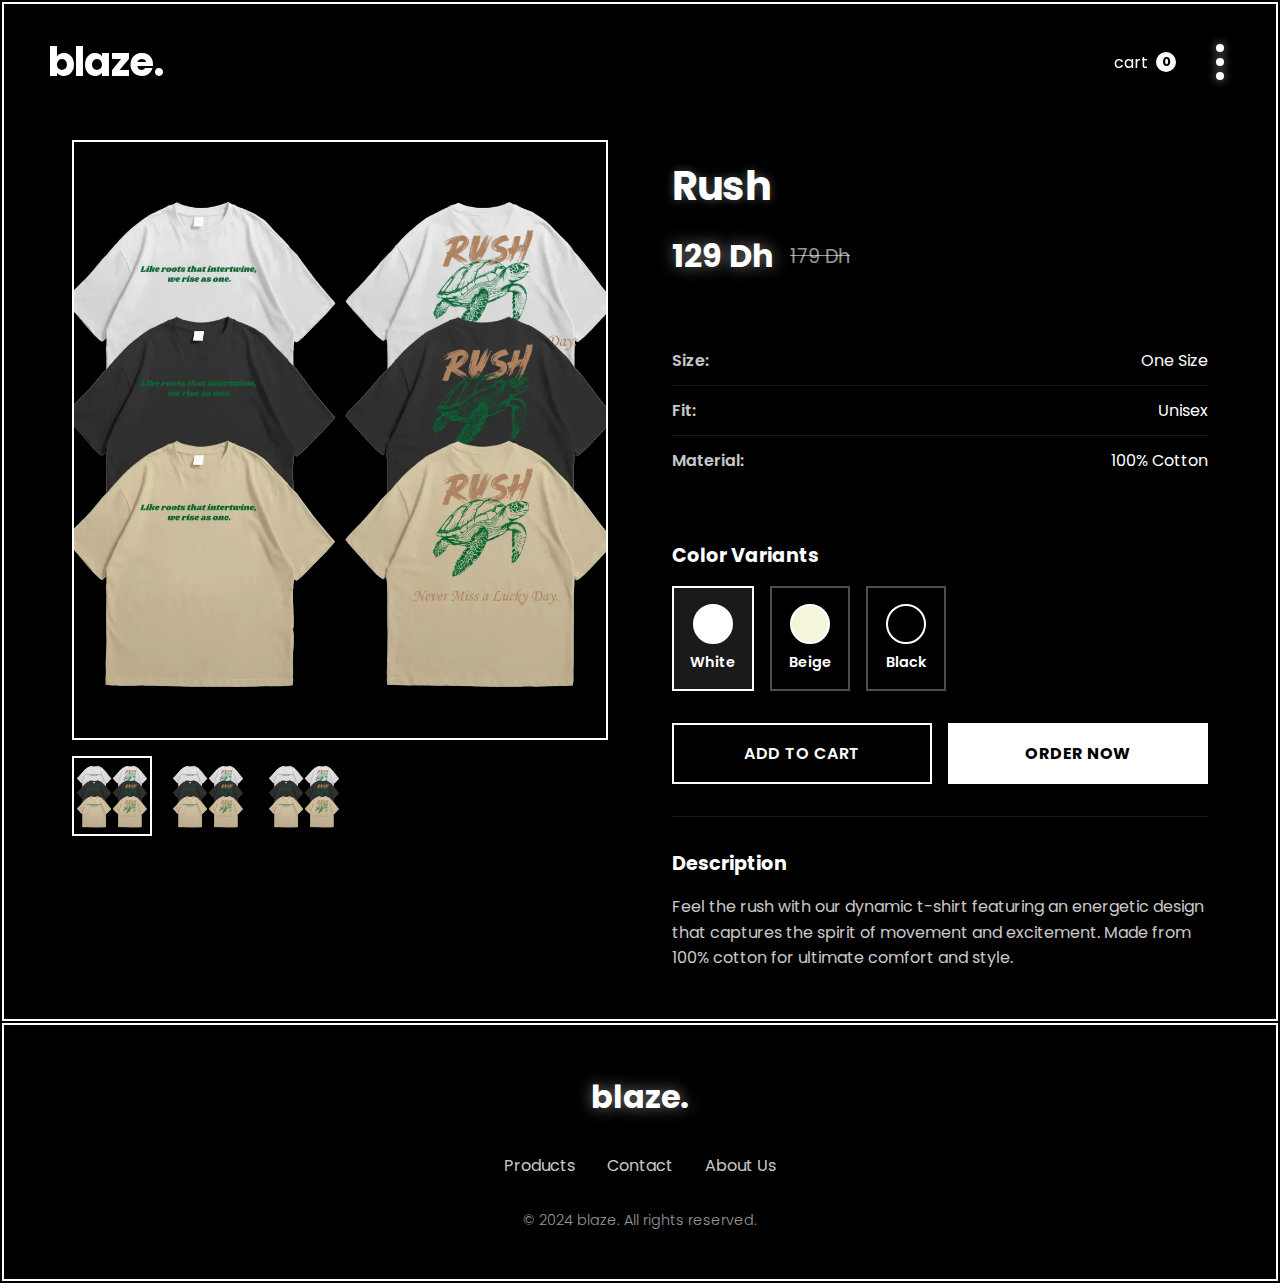
<file: rush.html>
<!DOCTYPE html>
<html lang="en">
<head>
    <meta charset="UTF-8">
    <meta name="viewport" content="width=device-width, initial-scale=1.0">
    <title>Rush - Blaze</title>
    <link rel="preconnect" href="https://fonts.googleapis.com">
    <link rel="preconnect" href="https://fonts.gstatic.com" crossorigin>
    <link href="https://fonts.googleapis.com/css2?family=Poppins:wght@700&display=swap" rel="stylesheet">
    <link rel="stylesheet" href="styles.css">
    <link rel="stylesheet" href="product-page.css">
</head>
<body>
    <header class="header">
        <div class="logo">
            <a href="index.html">
                <h1>blaze.</h1>
            </a>
        </div>
        <div class="header-actions">
            <div class="cart-icon" id="cart-icon">
                <span>cart</span>
                <span class="cart-count" id="cart-count">0</span>
            </div>
            <div class="hamburger-menu" id="hamburger-menu">
                <div class="hamburger-dot"></div>
                <div class="hamburger-dot"></div>
                <div class="hamburger-dot"></div>
            </div>
        </div>
    </header>

    <!-- Cart Dropdown -->
    <div class="cart-dropdown" id="cart-dropdown">
        <div class="cart-header">
            <h3>Shopping Cart</h3>
            <button class="close-cart" id="close-cart">×</button>
        </div>
        <div class="cart-items" id="cart-items">
            <!-- Cart items will be dynamically added here -->
        </div>
        <div class="cart-footer">
            <div class="cart-total">
                <span>Total: </span>
                <span id="cart-total">0 Dh</span>
            </div>
            <button class="checkout-btn">Checkout</button>
        </div>
    </div>

    <!-- Dropdown Menu -->
    <div class="dropdown-menu" id="dropdown-menu">
        <div class="menu-content">
            <div class="menu-logo">
                <h1>blaze.</h1>
            </div>
            <nav class="menu-nav">
                <ul class="nav-list">
                    <li><a href="index.html#products">Products</a></li>
                    <li><a href="#contact">Contact</a></li>
                    <li><a href="#about">About Us</a></li>
                </ul>
            </nav>
        </div>
    </div>

    <main class="product-page">
        <div class="product-container">
            <div class="product-gallery">
                <div class="main-image">
                    <img src="img/products/Rush.webp" alt="Rush - White" id="main-image">
                </div>
                <div class="thumbnail-images">
                    <img src="img/products/Rush.webp" alt="White" class="thumbnail active" data-variant="white">
                    <img src="img/products/Rush.webp" alt="Beige" class="thumbnail" data-variant="beige">
                    <img src="img/products/Rush.webp" alt="Black" class="thumbnail" data-variant="black">
                </div>
            </div>
            
            <div class="product-details">
                <h1 class="product-title">Rush</h1>
                <div class="product-price">
                    <span class="current-price">129 Dh</span>
                    <span class="compare-price">179 Dh</span>
                </div>
                
                <div class="product-info">
                    <div class="info-item">
                        <span class="label">Size:</span>
                        <span class="value">One Size</span>
                    </div>
                    <div class="info-item">
                        <span class="label">Fit:</span>
                        <span class="value">Unisex</span>
                    </div>
                    <div class="info-item">
                        <span class="label">Material:</span>
                        <span class="value">100% Cotton</span>
                    </div>
                </div>

                <div class="variant-selector">
                    <h3>Color Variants</h3>
                    <div class="variant-options">
                        <button class="variant-btn active" data-variant="white" data-color="White">
                            <span class="color-swatch white"></span>
                            <span class="color-name">White</span>
                        </button>
                        <button class="variant-btn" data-variant="beige" data-color="Beige">
                            <span class="color-swatch beige"></span>
                            <span class="color-name">Beige</span>
                        </button>
                        <button class="variant-btn" data-variant="black" data-color="Black">
                            <span class="color-swatch black"></span>
                            <span class="color-name">Black</span>
                        </button>
                    </div>
                </div>

                <div class="product-actions">
                    <button class="add-to-cart-btn" data-product="Rush" data-price="129">Add to Cart</button>
                    <button class="order-now-btn" data-product="Rush" data-price="129">Order Now</button>
                </div>

                <div class="product-description">
                    <h3>Description</h3>
                    <p>Feel the rush with our dynamic t-shirt featuring an energetic design that captures the spirit of movement and excitement. Made from 100% cotton for ultimate comfort and style.</p>
                </div>
            </div>
        </div>
    </main>

    <footer class="footer">
        <div class="footer-content">
            <div class="footer-logo">
                <h2>blaze.</h2>
            </div>
            <div class="footer-links">
                <a href="index.html#products">Products</a>
                <a href="#contact">Contact</a>
                <a href="#about">About Us</a>
            </div>
            <div class="footer-copyright">
                <p>&copy; 2024 blaze. All rights reserved.</p>
            </div>
        </div>
    </footer>

    <script src="script.js"></script>
    <script src="product-page.js"></script>
</body>
</html>
</file>
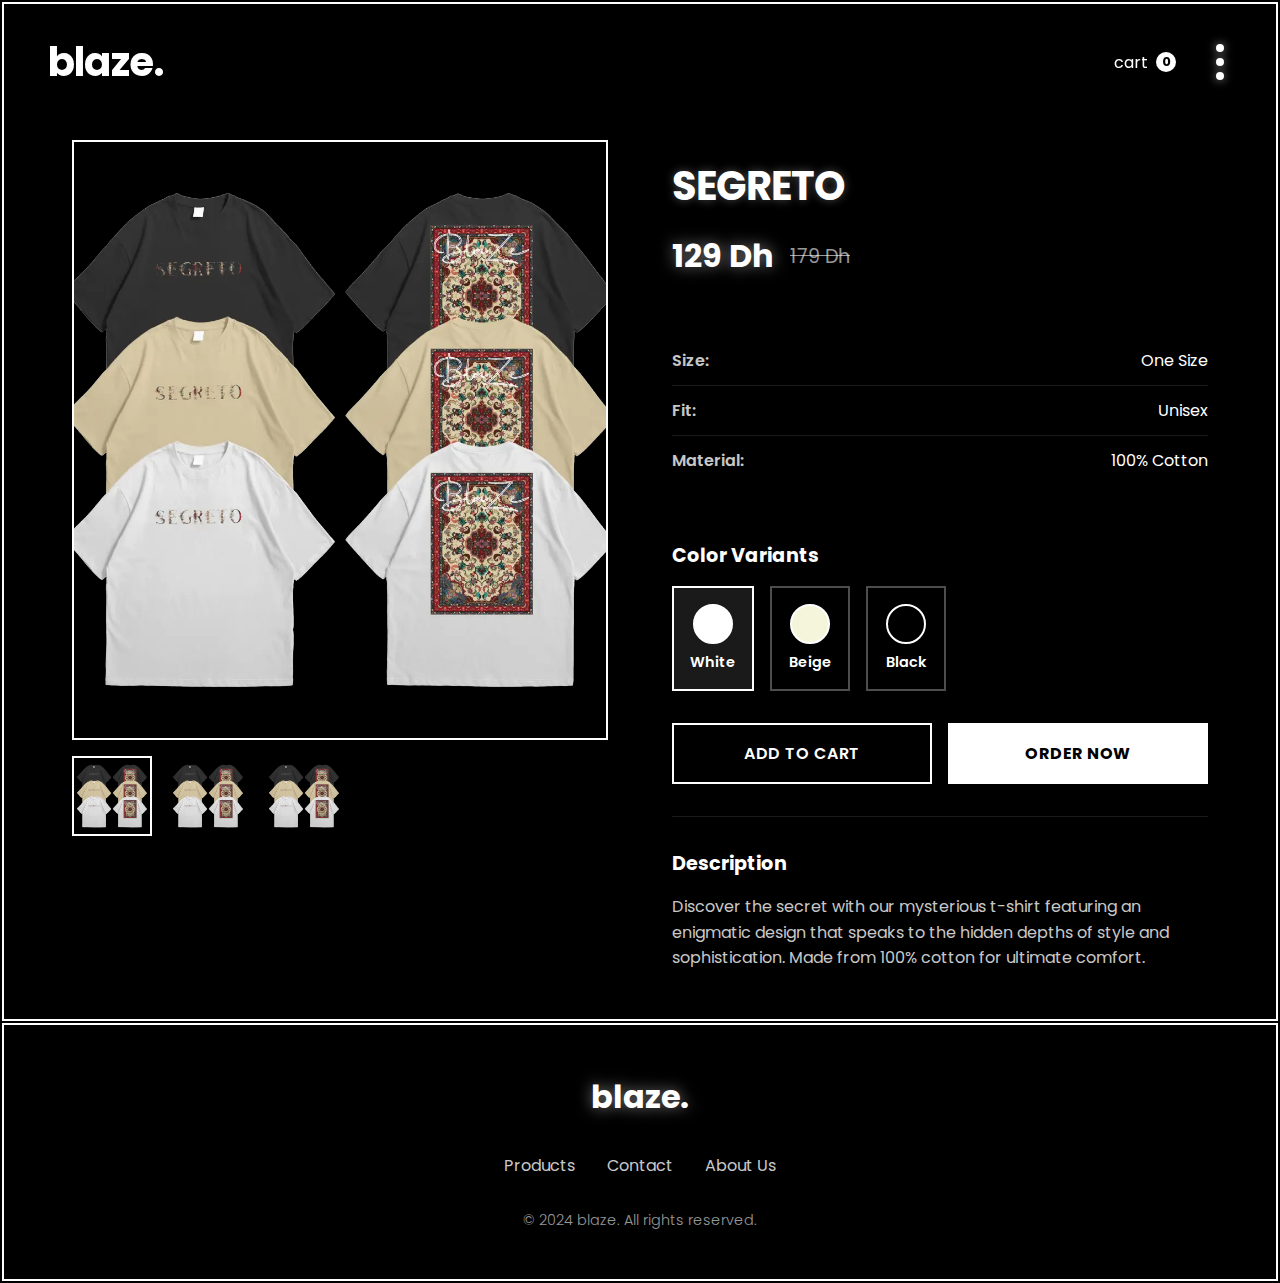
<file: segreto.html>
<!DOCTYPE html>
<html lang="en">
<head>
    <meta charset="UTF-8">
    <meta name="viewport" content="width=device-width, initial-scale=1.0">
    <title>SEGRETO - Blaze</title>
    <link rel="preconnect" href="https://fonts.googleapis.com">
    <link rel="preconnect" href="https://fonts.gstatic.com" crossorigin>
    <link href="https://fonts.googleapis.com/css2?family=Poppins:wght@700&display=swap" rel="stylesheet">
    <link rel="stylesheet" href="styles.css">
    <link rel="stylesheet" href="product-page.css">
</head>
<body>
    <header class="header">
        <div class="logo">
            <a href="index.html">
                <h1>blaze.</h1>
            </a>
        </div>
        <div class="header-actions">
            <div class="cart-icon" id="cart-icon">
                <span>cart</span>
                <span class="cart-count" id="cart-count">0</span>
            </div>
            <div class="hamburger-menu" id="hamburger-menu">
                <div class="hamburger-dot"></div>
                <div class="hamburger-dot"></div>
                <div class="hamburger-dot"></div>
            </div>
        </div>
    </header>

    <!-- Cart Dropdown -->
    <div class="cart-dropdown" id="cart-dropdown">
        <div class="cart-header">
            <h3>Shopping Cart</h3>
            <button class="close-cart" id="close-cart">×</button>
        </div>
        <div class="cart-items" id="cart-items">
            <!-- Cart items will be dynamically added here -->
        </div>
        <div class="cart-footer">
            <div class="cart-total">
                <span>Total: </span>
                <span id="cart-total">0 Dh</span>
            </div>
            <button class="checkout-btn">Checkout</button>
        </div>
    </div>

    <!-- Dropdown Menu -->
    <div class="dropdown-menu" id="dropdown-menu">
        <div class="menu-content">
            <div class="menu-logo">
                <h1>blaze.</h1>
            </div>
            <nav class="menu-nav">
                <ul class="nav-list">
                    <li><a href="index.html#products">Products</a></li>
                    <li><a href="#contact">Contact</a></li>
                    <li><a href="#about">About Us</a></li>
                </ul>
            </nav>
        </div>
    </div>

    <main class="product-page">
        <div class="product-container">
            <div class="product-gallery">
                <div class="main-image">
                    <img src="img/products/SEGRETO.webp" alt="SEGRETO - White" id="main-image">
                </div>
                <div class="thumbnail-images">
                    <img src="img/products/SEGRETO.webp" alt="White" class="thumbnail active" data-variant="white">
                    <img src="img/products/SEGRETO.webp" alt="Beige" class="thumbnail" data-variant="beige">
                    <img src="img/products/SEGRETO.webp" alt="Black" class="thumbnail" data-variant="black">
                </div>
            </div>
            
            <div class="product-details">
                <h1 class="product-title">SEGRETO</h1>
                <div class="product-price">
                    <span class="current-price">129 Dh</span>
                    <span class="compare-price">179 Dh</span>
                </div>
                
                <div class="product-info">
                    <div class="info-item">
                        <span class="label">Size:</span>
                        <span class="value">One Size</span>
                    </div>
                    <div class="info-item">
                        <span class="label">Fit:</span>
                        <span class="value">Unisex</span>
                    </div>
                    <div class="info-item">
                        <span class="label">Material:</span>
                        <span class="value">100% Cotton</span>
                    </div>
                </div>

                <div class="variant-selector">
                    <h3>Color Variants</h3>
                    <div class="variant-options">
                        <button class="variant-btn active" data-variant="white" data-color="White">
                            <span class="color-swatch white"></span>
                            <span class="color-name">White</span>
                        </button>
                        <button class="variant-btn" data-variant="beige" data-color="Beige">
                            <span class="color-swatch beige"></span>
                            <span class="color-name">Beige</span>
                        </button>
                        <button class="variant-btn" data-variant="black" data-color="Black">
                            <span class="color-swatch black"></span>
                            <span class="color-name">Black</span>
                        </button>
                    </div>
                </div>

                <div class="product-actions">
                    <button class="add-to-cart-btn" data-product="SEGRETO" data-price="129">Add to Cart</button>
                    <button class="order-now-btn" data-product="SEGRETO" data-price="129">Order Now</button>
                </div>

                <div class="product-description">
                    <h3>Description</h3>
                    <p>Discover the secret with our mysterious t-shirt featuring an enigmatic design that speaks to the hidden depths of style and sophistication. Made from 100% cotton for ultimate comfort.</p>
                </div>
            </div>
        </div>
    </main>

    <footer class="footer">
        <div class="footer-content">
            <div class="footer-logo">
                <h2>blaze.</h2>
            </div>
            <div class="footer-links">
                <a href="index.html#products">Products</a>
                <a href="#contact">Contact</a>
                <a href="#about">About Us</a>
            </div>
            <div class="footer-copyright">
                <p>&copy; 2024 blaze. All rights reserved.</p>
            </div>
        </div>
    </footer>

    <script src="script.js"></script>
    <script src="product-page.js"></script>
</body>
</html>
</file>
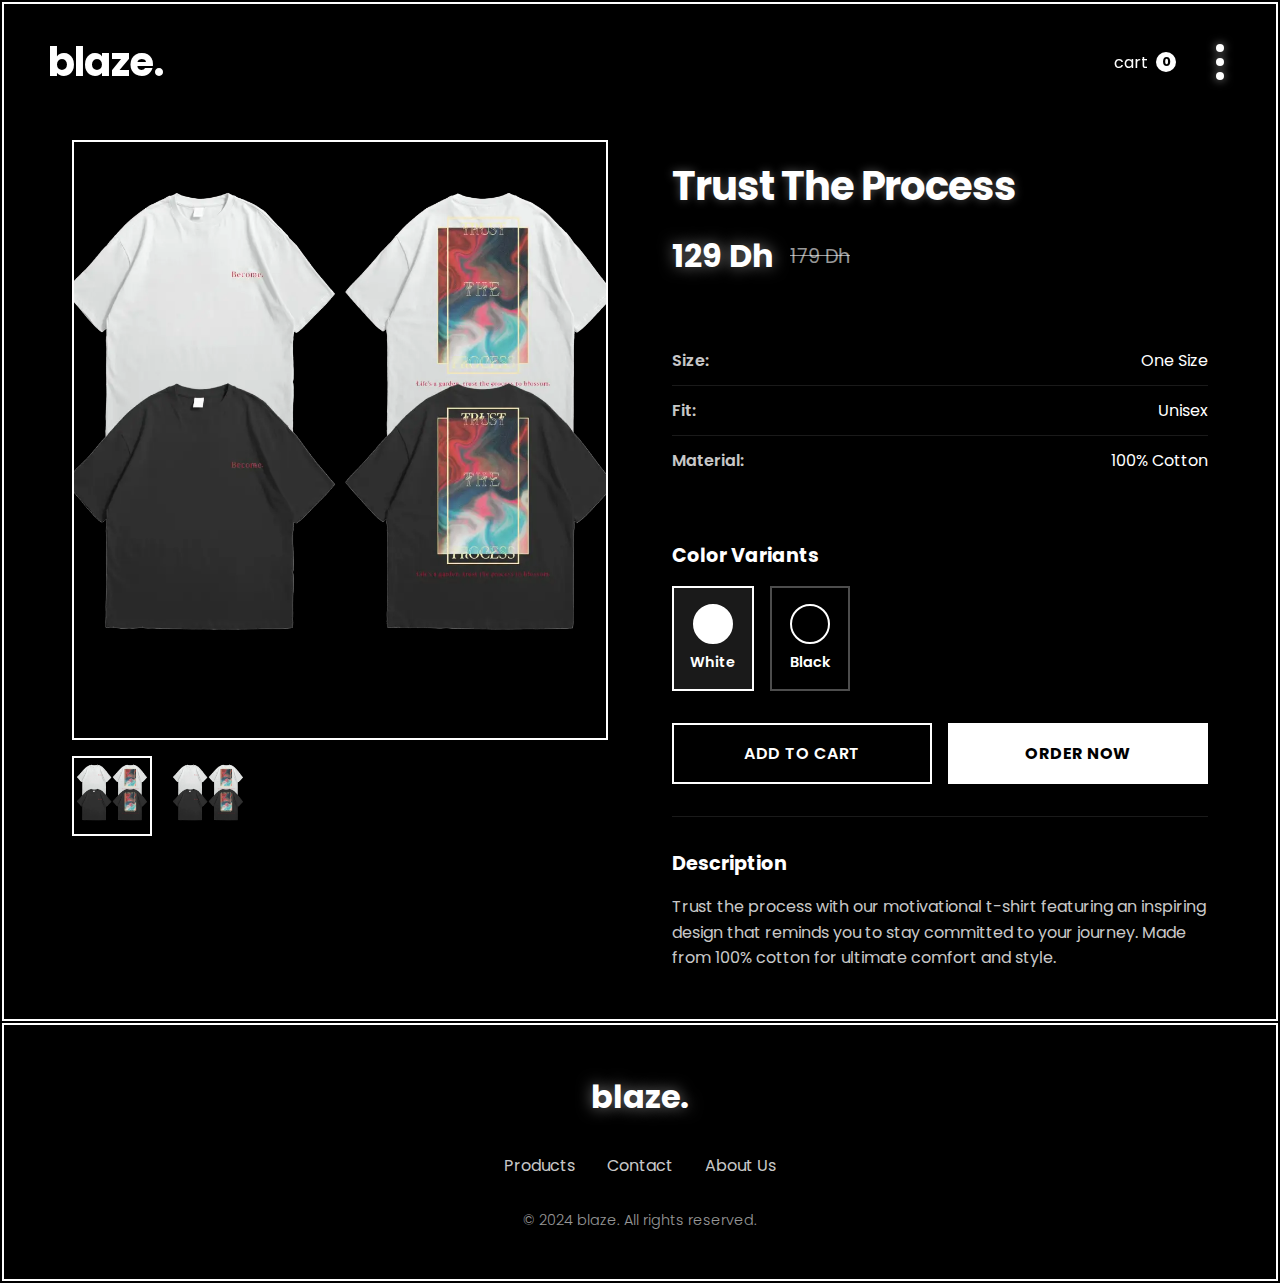
<file: trust-the-process.html>
<!DOCTYPE html>
<html lang="en">
<head>
    <meta charset="UTF-8">
    <meta name="viewport" content="width=device-width, initial-scale=1.0">
    <title>Trust The Process - Blaze</title>
    <link rel="preconnect" href="https://fonts.googleapis.com">
    <link rel="preconnect" href="https://fonts.gstatic.com" crossorigin>
    <link href="https://fonts.googleapis.com/css2?family=Poppins:wght@700&display=swap" rel="stylesheet">
    <link rel="stylesheet" href="styles.css">
    <link rel="stylesheet" href="product-page.css">
</head>
<body>
    <header class="header">
        <div class="logo">
            <a href="index.html">
                <h1>blaze.</h1>
            </a>
        </div>
        <div class="header-actions">
            <div class="cart-icon" id="cart-icon">
                <span>cart</span>
                <span class="cart-count" id="cart-count">0</span>
            </div>
            <div class="hamburger-menu" id="hamburger-menu">
                <div class="hamburger-dot"></div>
                <div class="hamburger-dot"></div>
                <div class="hamburger-dot"></div>
            </div>
        </div>
    </header>

    <!-- Cart Dropdown -->
    <div class="cart-dropdown" id="cart-dropdown">
        <div class="cart-header">
            <h3>Shopping Cart</h3>
            <button class="close-cart" id="close-cart">×</button>
        </div>
        <div class="cart-items" id="cart-items">
            <!-- Cart items will be dynamically added here -->
        </div>
        <div class="cart-footer">
            <div class="cart-total">
                <span>Total: </span>
                <span id="cart-total">0 Dh</span>
            </div>
            <button class="checkout-btn">Checkout</button>
        </div>
    </div>

    <!-- Dropdown Menu -->
    <div class="dropdown-menu" id="dropdown-menu">
        <div class="menu-content">
            <div class="menu-logo">
                <h1>blaze.</h1>
            </div>
            <nav class="menu-nav">
                <ul class="nav-list">
                    <li><a href="index.html#products">Products</a></li>
                    <li><a href="#contact">Contact</a></li>
                    <li><a href="#about">About Us</a></li>
                </ul>
            </nav>
        </div>
    </div>

    <main class="product-page">
        <div class="product-container">
            <div class="product-gallery">
                <div class="main-image">
                    <img src="img/products/Trust-The-Process.webp" alt="Trust The Process - White" id="main-image">
                </div>
                <div class="thumbnail-images">
                    <img src="img/products/Trust-The-Process.webp" alt="White" class="thumbnail active" data-variant="white">
                    <img src="img/products/Trust-The-Process.webp" alt="Black" class="thumbnail" data-variant="black">
                </div>
            </div>
            
            <div class="product-details">
                <h1 class="product-title">Trust The Process</h1>
                <div class="product-price">
                    <span class="current-price">129 Dh</span>
                    <span class="compare-price">179 Dh</span>
                </div>
                
                <div class="product-info">
                    <div class="info-item">
                        <span class="label">Size:</span>
                        <span class="value">One Size</span>
                    </div>
                    <div class="info-item">
                        <span class="label">Fit:</span>
                        <span class="value">Unisex</span>
                    </div>
                    <div class="info-item">
                        <span class="label">Material:</span>
                        <span class="value">100% Cotton</span>
                    </div>
                </div>

                <div class="variant-selector">
                    <h3>Color Variants</h3>
                    <div class="variant-options">
                        <button class="variant-btn active" data-variant="white" data-color="White">
                            <span class="color-swatch white"></span>
                            <span class="color-name">White</span>
                        </button>
                        <button class="variant-btn" data-variant="black" data-color="Black">
                            <span class="color-swatch black"></span>
                            <span class="color-name">Black</span>
                        </button>
                    </div>
                </div>

                <div class="product-actions">
                    <button class="add-to-cart-btn" data-product="Trust The Process" data-price="129">Add to Cart</button>
                    <button class="order-now-btn" data-product="Trust The Process" data-price="129">Order Now</button>
                </div>

                <div class="product-description">
                    <h3>Description</h3>
                    <p>Trust the process with our motivational t-shirt featuring an inspiring design that reminds you to stay committed to your journey. Made from 100% cotton for ultimate comfort and style.</p>
                </div>
            </div>
        </div>
    </main>

    <footer class="footer">
        <div class="footer-content">
            <div class="footer-logo">
                <h2>blaze.</h2>
            </div>
            <div class="footer-links">
                <a href="index.html#products">Products</a>
                <a href="#contact">Contact</a>
                <a href="#about">About Us</a>
            </div>
            <div class="footer-copyright">
                <p>&copy; 2024 blaze. All rights reserved.</p>
            </div>
        </div>
    </footer>

    <script src="script.js"></script>
    <script src="product-page.js"></script>
</body>
</html>
</file>
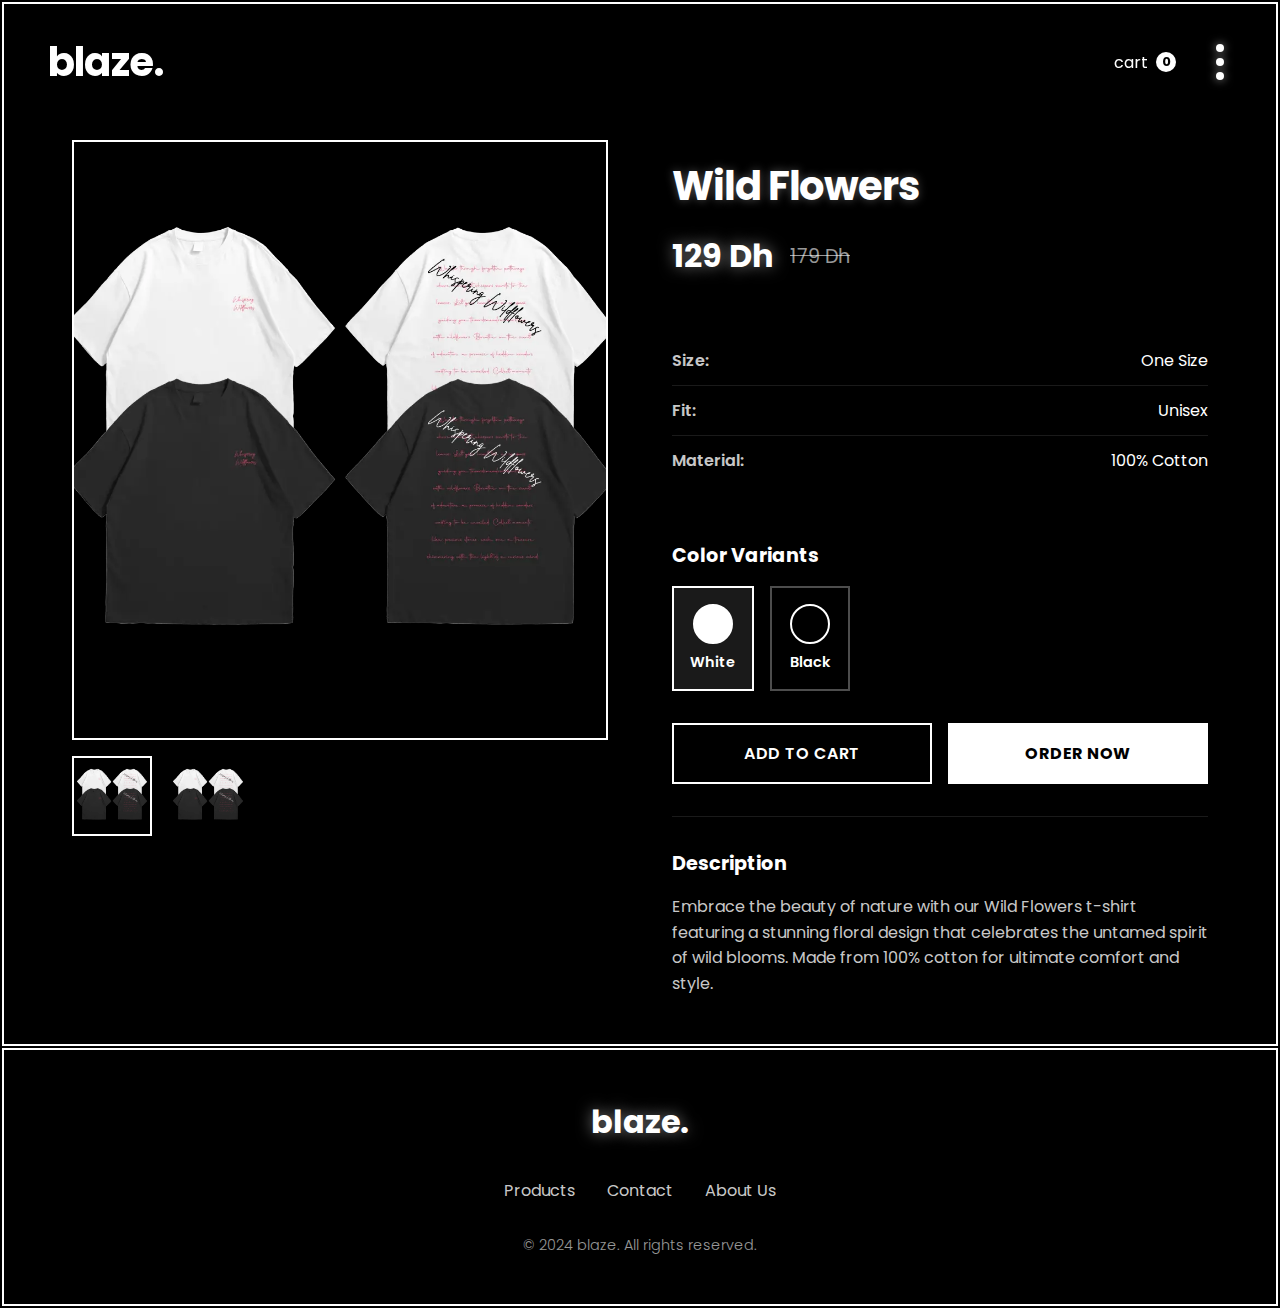
<file: wild-flowers.html>
<!DOCTYPE html>
<html lang="en">
<head>
    <meta charset="UTF-8">
    <meta name="viewport" content="width=device-width, initial-scale=1.0">
    <title>Wild Flowers - Blaze</title>
    <link rel="preconnect" href="https://fonts.googleapis.com">
    <link rel="preconnect" href="https://fonts.gstatic.com" crossorigin>
    <link href="https://fonts.googleapis.com/css2?family=Poppins:wght@700&display=swap" rel="stylesheet">
    <link rel="stylesheet" href="styles.css">
    <link rel="stylesheet" href="product-page.css">
</head>
<body>
    <header class="header">
        <div class="logo">
            <a href="index.html">
                <h1>blaze.</h1>
            </a>
        </div>
        <div class="header-actions">
            <div class="cart-icon" id="cart-icon">
                <span>cart</span>
                <span class="cart-count" id="cart-count">0</span>
            </div>
            <div class="hamburger-menu" id="hamburger-menu">
                <div class="hamburger-dot"></div>
                <div class="hamburger-dot"></div>
                <div class="hamburger-dot"></div>
            </div>
        </div>
    </header>

    <!-- Cart Dropdown -->
    <div class="cart-dropdown" id="cart-dropdown">
        <div class="cart-header">
            <h3>Shopping Cart</h3>
            <button class="close-cart" id="close-cart">×</button>
        </div>
        <div class="cart-items" id="cart-items">
            <!-- Cart items will be dynamically added here -->
        </div>
        <div class="cart-footer">
            <div class="cart-total">
                <span>Total: </span>
                <span id="cart-total">0 Dh</span>
            </div>
            <button class="checkout-btn">Checkout</button>
        </div>
    </div>

    <!-- Dropdown Menu -->
    <div class="dropdown-menu" id="dropdown-menu">
        <div class="menu-content">
            <div class="menu-logo">
                <h1>blaze.</h1>
            </div>
            <nav class="menu-nav">
                <ul class="nav-list">
                    <li><a href="index.html#products">Products</a></li>
                    <li><a href="#contact">Contact</a></li>
                    <li><a href="#about">About Us</a></li>
                </ul>
            </nav>
        </div>
    </div>

    <main class="product-page">
        <div class="product-container">
            <div class="product-gallery">
                <div class="main-image">
                    <img src="img/products/Wild-Flowers.webp" alt="Wild Flowers - White" id="main-image">
                </div>
                <div class="thumbnail-images">
                    <img src="img/products/Wild-Flowers.webp" alt="White" class="thumbnail active" data-variant="white">
                    <img src="img/products/Wild-Flowers.webp" alt="Black" class="thumbnail" data-variant="black">
                </div>
            </div>
            
            <div class="product-details">
                <h1 class="product-title">Wild Flowers</h1>
                <div class="product-price">
                    <span class="current-price">129 Dh</span>
                    <span class="compare-price">179 Dh</span>
                </div>
                
                <div class="product-info">
                    <div class="info-item">
                        <span class="label">Size:</span>
                        <span class="value">One Size</span>
                    </div>
                    <div class="info-item">
                        <span class="label">Fit:</span>
                        <span class="value">Unisex</span>
                    </div>
                    <div class="info-item">
                        <span class="label">Material:</span>
                        <span class="value">100% Cotton</span>
                    </div>
                </div>

                <div class="variant-selector">
                    <h3>Color Variants</h3>
                    <div class="variant-options">
                        <button class="variant-btn active" data-variant="white" data-color="White">
                            <span class="color-swatch white"></span>
                            <span class="color-name">White</span>
                        </button>
                        <button class="variant-btn" data-variant="black" data-color="Black">
                            <span class="color-swatch black"></span>
                            <span class="color-name">Black</span>
                        </button>
                    </div>
                </div>

                <div class="product-actions">
                    <button class="add-to-cart-btn" data-product="Wild Flowers" data-price="129">Add to Cart</button>
                    <button class="order-now-btn" data-product="Wild Flowers" data-price="129">Order Now</button>
                </div>

                <div class="product-description">
                    <h3>Description</h3>
                    <p>Embrace the beauty of nature with our Wild Flowers t-shirt featuring a stunning floral design that celebrates the untamed spirit of wild blooms. Made from 100% cotton for ultimate comfort and style.</p>
                </div>
            </div>
        </div>
    </main>

    <footer class="footer">
        <div class="footer-content">
            <div class="footer-logo">
                <h2>blaze.</h2>
            </div>
            <div class="footer-links">
                <a href="index.html#products">Products</a>
                <a href="#contact">Contact</a>
                <a href="#about">About Us</a>
            </div>
            <div class="footer-copyright">
                <p>&copy; 2024 blaze. All rights reserved.</p>
            </div>
        </div>
    </footer>

    <script src="script.js"></script>
    <script src="product-page.js"></script>
</body>
</html>
</file>
<file: styles.css>
* {
    margin: 0;
    padding: 0;
    box-sizing: border-box;
}

body {
    background-color: #000000;
    color: #ffffff;
    font-family: 'Poppins', sans-serif;
    min-height: 100vh;
    overflow-x: hidden;
}

/* Header Styles */
.header {
    display: flex;
    justify-content: space-between;
    align-items: center;
    padding: 2rem 3rem;
    position: fixed;
    top: 0;
    left: 0;
    right: 0;
    z-index: 1000;
    background-color: transparent;
}

.logo h1 {
    font-family: 'Poppins', sans-serif;
    font-weight: 700;
    font-size: 2.5rem;
    color: #ffffff;
    letter-spacing: -0.02em;
    transition: opacity 0.3s ease;
}

.dropdown-menu.active ~ .header .logo h1,
.dropdown-menu.active ~ .header .hamburger-menu {
    opacity: 0;
    pointer-events: none;
}

.header-actions {
    display: flex;
    align-items: center;
    gap: 2rem;
}

.cart-icon {
    display: flex;
    align-items: center;
    gap: 0.5rem;
    cursor: pointer;
    font-family: 'Poppins', sans-serif;
    font-weight: 400;
    font-size: 1rem;
    color: #ffffff;
    transition: color 0.3s ease;
}

.cart-icon:hover {
    color: rgba(255, 255, 255, 0.8);
}

.cart-count {
    background-color: #ffffff;
    color: #000000;
    border-radius: 50%;
    width: 20px;
    height: 20px;
    display: flex;
    align-items: center;
    justify-content: center;
    font-size: 0.8rem;
    font-weight: 700;
}

.hamburger-menu {
    display: flex;
    flex-direction: column;
    gap: 6px;
    cursor: pointer;
    padding: 8px;
}

.hamburger-dot {
    width: 8px;
    height: 8px;
    background-color: #ffffff;
    border-radius: 50%;
    box-shadow: 0 0 10px rgba(255, 255, 255, 0.6);
    transition: transform 0.3s ease;
}

/* Dropdown Menu */
.dropdown-menu {
    position: fixed;
    top: -100vh;
    left: 0;
    width: 100vw;
    height: 100vh;
    background-color: #000000;
    z-index: 999;
    transition: top 0.6s cubic-bezier(0.4, 0, 0.2, 1);
    display: flex;
    align-items: center;
    justify-content: center;
    overflow: hidden;
    border: 2px solid #ffffff;
}

.dropdown-menu.active {
    top: 0;
}

.menu-content {
    display: flex;
    flex-direction: column;
    align-items: center;
    justify-content: flex-end;
    height: 100%;
    padding: 4rem 2rem;
    max-width: 600px;
    width: 100%;
    position: relative;
    margin: 0 auto;
}

.menu-logo h1 {
    font-family: 'Poppins', sans-serif;
    font-weight: 700;
    font-size: 6rem;
    color: #ffffff;
    margin: 0;
    text-align: center;
    position: absolute;
    top: 50%;
    left: 50%;
    transform: translate(-50%, -50%);
}

.menu-nav {
    width: 100%;
}

.nav-list {
    list-style: none;
    display: flex;
    flex-direction: row;
    gap: 3rem;
    align-items: center;
    justify-content: center;
}

.nav-list li {
    opacity: 0;
    transform: translateY(20px);
    transition: all 0.4s ease;
}

.dropdown-menu.active .nav-list li {
    opacity: 1;
    transform: translateY(0);
}

.dropdown-menu.active .nav-list li:nth-child(1) { transition-delay: 0.2s; }
.dropdown-menu.active .nav-list li:nth-child(2) { transition-delay: 0.3s; }
.dropdown-menu.active .nav-list li:nth-child(3) { transition-delay: 0.4s; }

.nav-list a {
    font-family: 'Poppins', sans-serif;
    font-weight: 700;
    font-size: 1.25rem;
    color: #ffffff;
    text-decoration: none;
    transition: all 0.3s ease;
    position: relative;
    white-space: nowrap;
}

.nav-list a:hover {
    color: rgba(255, 255, 255, 0.8);
    transform: scale(1.05);
}

.nav-list a::after {
    content: '';
    position: absolute;
    bottom: -5px;
    left: 0;
    width: 0;
    height: 2px;
    background-color: #ffffff;
    transition: width 0.3s ease;
}

.nav-list a:hover::after {
    width: 100%;
}

/* Cart Dropdown */
.cart-dropdown {
    position: fixed;
    top: 0;
    right: -400px;
    width: 400px;
    height: 100vh;
    background-color: #000000;
    z-index: 1001;
    transition: right 0.3s ease;
    border: 2px solid #ffffff;
    display: flex;
    flex-direction: column;
}

.cart-dropdown.active {
    right: 0;
}

.cart-header {
    display: flex;
    justify-content: space-between;
    align-items: center;
    padding: 2rem;
    border-bottom: 1px solid rgba(255, 255, 255, 0.2);
}

.cart-header h3 {
    font-family: 'Poppins', sans-serif;
    font-weight: 700;
    font-size: 1.5rem;
    color: #ffffff;
    margin: 0;
}

.close-cart {
    background: none;
    border: none;
    color: #ffffff;
    font-size: 2rem;
    cursor: pointer;
    padding: 0;
    width: 30px;
    height: 30px;
    display: flex;
    align-items: center;
    justify-content: center;
    transition: color 0.3s ease;
}

.close-cart:hover {
    color: rgba(255, 255, 255, 0.8);
}

.cart-items {
    flex: 1;
    padding: 2rem;
    overflow-y: auto;
}

.cart-item {
    display: flex;
    justify-content: space-between;
    align-items: center;
    padding: 1rem 0;
    border-bottom: 1px solid rgba(255, 255, 255, 0.1);
}

.cart-item-info h4 {
    font-family: 'Poppins', sans-serif;
    font-weight: 600;
    font-size: 1rem;
    color: #ffffff;
    margin: 0 0 0.5rem 0;
}

.cart-item-price {
    font-family: 'Poppins', sans-serif;
    font-weight: 400;
    font-size: 0.9rem;
    color: rgba(255, 255, 255, 0.8);
}

.remove-item {
    background: none;
    border: none;
    color: rgba(255, 255, 255, 0.6);
    cursor: pointer;
    font-size: 1.2rem;
    padding: 0;
    transition: color 0.3s ease;
}

.remove-item:hover {
    color: #ffffff;
}

.cart-footer {
    padding: 2rem;
    border-top: 1px solid rgba(255, 255, 255, 0.2);
}

.cart-total {
    display: flex;
    justify-content: space-between;
    align-items: center;
    margin-bottom: 1.5rem;
    font-family: 'Poppins', sans-serif;
    font-weight: 700;
    font-size: 1.2rem;
    color: #ffffff;
}

.checkout-btn {
    width: 100%;
    padding: 1rem;
    background-color: #ffffff;
    color: #000000;
    border: none;
    font-family: 'Poppins', sans-serif;
    font-weight: 700;
    font-size: 1rem;
    cursor: pointer;
    transition: all 0.3s ease;
}

.checkout-btn:hover {
    background-color: rgba(255, 255, 255, 0.9);
}

/* Main Content */
.main-content {
    padding-top: 120px;
    padding-bottom: 3rem;
    min-height: 100vh;
    display: flex;
    align-items: center;
    justify-content: center;
    border: 2px solid #ffffff;
    margin: 2px;
}

.products-container {
    max-width: 1400px;
    width: 100%;
    margin: 0 auto;
    padding: 0 2rem;
}

.section-title {
    font-family: 'Poppins', sans-serif;
    font-weight: 700;
    font-size: 3rem;
    color: #ffffff;
    text-align: center;
    margin-bottom: 3rem;
    letter-spacing: -0.02em;
}

/* Desktop Grid */
.products-grid {
    display: grid;
    grid-template-columns: repeat(3, 1fr);
    gap: 3rem;
    margin-bottom: 2rem;
}

.product-card {
    background: transparent;
    overflow: hidden;
    transition: transform 0.3s ease, box-shadow 0.3s ease;
    cursor: pointer;
}

.product-link {
    text-decoration: none;
    color: inherit;
    display: block;
}



.product-image {
    width: 100%;
    height: 400px;
    overflow: hidden;
    background: transparent;
    position: relative;
}

.stock-badge {
    position: absolute;
    top: 1rem;
    right: 1rem;
    background-color: #ff0000;
    color: #ffffff;
    padding: 0.5rem 1rem;
    font-family: 'Poppins', sans-serif;
    font-weight: 700;
    font-size: 0.8rem;
    text-transform: uppercase;
    letter-spacing: 0.5px;
    z-index: 10;
    border: 2px solid #ffffff;
}

.product-image img {
    width: 100%;
    height: 100%;
    object-fit: cover;
    transition: transform 0.3s ease;
}



.product-info {
    padding: 1.5rem 0;
    text-align: center;
}

.product-title {
    font-family: 'Poppins', sans-serif;
    font-weight: 700;
    font-size: 1.25rem;
    margin-bottom: 0.75rem;
    color: #ffffff;
    text-shadow: 0 0 10px rgba(255, 255, 255, 0.3);
}

.product-pricing {
    display: flex;
    justify-content: center;
    align-items: center;
    gap: 1rem;
}

.current-price {
    font-family: 'Poppins', sans-serif;
    font-weight: 700;
    font-size: 1.5rem;
    color: #ffffff;
    text-shadow: 0 0 15px rgba(255, 255, 255, 0.5);
}

.compare-price {
    font-family: 'Poppins', sans-serif;
    font-weight: 400;
    font-size: 1.1rem;
    color: rgba(255, 255, 255, 0.6);
    text-decoration: line-through;
}

.product-buttons {
    display: flex;
    gap: 1rem;
    margin-top: 1.5rem;
    justify-content: center;
}

.add-to-cart-btn {
    padding: 0.75rem 1.5rem;
    background-color: transparent;
    color: #ffffff;
    border: 2px solid #ffffff;
    font-family: 'Poppins', sans-serif;
    font-weight: 600;
    font-size: 0.9rem;
    cursor: pointer;
    transition: all 0.3s ease;
    text-transform: uppercase;
    letter-spacing: 0.5px;
}

.add-to-cart-btn:hover {
    background-color: rgba(255, 255, 255, 0.1);
}

.order-now-btn {
    padding: 0.75rem 1.5rem;
    background-color: #ffffff;
    color: #000000;
    border: 2px solid #ffffff;
    font-family: 'Poppins', sans-serif;
    font-weight: 700;
    font-size: 0.9rem;
    cursor: pointer;
    transition: all 0.3s ease;
    text-transform: uppercase;
    letter-spacing: 0.5px;
}

.order-now-btn:hover {
    background-color: rgba(255, 255, 255, 0.9);
}

/* Mobile Slider */
.products-slider {
    display: none;
}

.slider-container {
    position: relative;
    overflow: hidden;
    margin-bottom: 2rem;
}

.slider-track {
    display: flex;
    transition: transform 0.5s ease;
}

.slider-slide {
    min-width: 100%;
    flex-shrink: 0;
    padding: 0 1rem;
}

.slider-slide .product-card {
    margin: 0;
}

.slider-dots {
    display: flex;
    justify-content: center;
    gap: 12px;
    margin-top: 2rem;
}

.dot {
    width: 12px;
    height: 12px;
    border-radius: 50%;
    background-color: rgba(255, 255, 255, 0.3);
    cursor: pointer;
    transition: all 0.3s ease;
}

.dot.active {
    background-color: #ffffff;
    box-shadow: 0 0 15px rgba(255, 255, 255, 0.8);
    transform: scale(1.2);
}

/* Responsive Design */
@media (max-width: 1024px) {
    .products-grid {
        grid-template-columns: repeat(2, 1fr);
        gap: 2rem;
    }
    
    .header {
        padding: 1.5rem 2rem;
    }
    
    .logo h1 {
        font-size: 2rem;
    }
}

@media (max-width: 768px) {
    .products-grid {
        display: none;
    }
    
    .products-slider {
        display: block;
    }
    
    .header {
        padding: 1rem 1.5rem;
    }
    
    .logo h1 {
        font-size: 1.75rem;
    }
    
    .hamburger-dot {
        width: 6px;
        height: 6px;
    }
    
    .main-content {
        padding-top: 100px;
    }
    
    .products-container {
        padding: 0 1rem;
    }
    
    .product-image {
        height: 350px;
    }
    
    .product-title {
        font-size: 1.1rem;
    }
    
    .current-price {
        font-size: 1.25rem;
    }
    
    .compare-price {
        font-size: 1rem;
    }
}

@media (max-width: 480px) {
    .header {
        padding: 0.75rem 1rem;
    }
    
    .logo h1 {
        font-size: 1.5rem;
    }
    
    .product-image {
        height: 300px;
    }
    
    .product-info {
        padding: 1rem 0;
    }
    
    .product-title {
        font-size: 1rem;
    }
    
    .current-price {
        font-size: 1.1rem;
    }
    
    .compare-price {
        font-size: 0.9rem;
    }
}

/* Footer Styles */
.footer {
    background-color: transparent;
    padding: 3rem 0;
    margin-top: 4rem;
    border: 2px solid #ffffff;
    margin: 2px;
}

.footer-content {
    max-width: 1400px;
    margin: 0 auto;
    padding: 0 2rem;
    display: flex;
    flex-direction: column;
    align-items: center;
    gap: 2rem;
}

.footer-logo h2 {
    font-family: 'Poppins', sans-serif;
    font-weight: 700;
    font-size: 2rem;
    color: #ffffff;
    text-shadow: 0 0 15px rgba(255, 255, 255, 0.5);
    margin: 0;
}

.footer-links {
    display: flex;
    gap: 2rem;
    align-items: center;
}

.footer-links a {
    font-family: 'Poppins', sans-serif;
    font-weight: 400;
    font-size: 1rem;
    color: rgba(255, 255, 255, 0.8);
    text-decoration: none;
    transition: color 0.3s ease;
}

.footer-links a:hover {
    color: #ffffff;
}

.footer-copyright p {
    font-family: 'Poppins', sans-serif;
    font-weight: 300;
    font-size: 0.9rem;
    color: rgba(255, 255, 255, 0.6);
    margin: 0;
    text-align: center;
}

/* Footer Responsive */
@media (max-width: 768px) {
    .footer {
        padding: 2rem 0;
        margin-top: 3rem;
    }
    
    .footer-content {
        padding: 0 1rem;
        gap: 1.5rem;
    }
    
    .footer-logo h2 {
        font-size: 1.75rem;
    }
    
    .footer-links {
        gap: 1.5rem;
    }
    
    .footer-links a {
        font-size: 0.9rem;
    }
    
    .footer-copyright p {
        font-size: 0.8rem;
    }
    
    .cart-dropdown {
        width: 100%;
        right: -100%;
    }
    
    .product-buttons {
        flex-direction: column;
        gap: 0.75rem;
    }
    
    .add-to-cart-btn,
    .order-now-btn {
        padding: 0.6rem 1.2rem;
        font-size: 0.8rem;
    }
    
    .stock-badge {
        top: 0.75rem;
        right: 0.75rem;
        padding: 0.4rem 0.8rem;
        font-size: 0.7rem;
    }
    
    .section-title {
        font-size: 2rem;
        margin-bottom: 2rem;
    }
} 

/* Reviews Section */
.reviews-section {
    max-width: 1400px;
    margin: 3rem auto 0 auto;
    padding: 2rem 2rem 3rem 2rem;
    border: 2px solid #fff;
    background: rgba(0,0,0,0.85);
    border-radius: 0;
}
.reviews-title {
    font-family: 'Poppins', sans-serif;
    font-weight: 700;
    font-size: 2.2rem;
    color: #fff;
    text-align: center;
    margin-bottom: 2.5rem;
    letter-spacing: -0.02em;
}
.reviews-grid {
    display: grid;
    grid-template-columns: repeat(3, 1fr);
    gap: 2.5rem;
}
.review-card {
    background: rgba(255,255,255,0.06);
    border: 1.5px solid #fff;
    border-radius: 16px;
    padding: 1.5rem 1.2rem 1.2rem 1.2rem;
    display: flex;
    flex-direction: column;
    align-items: center;
    box-shadow: 0 2px 12px 0 rgba(0,0,0,0.10);
    transition: transform 0.2s, box-shadow 0.2s;
}
.review-card:hover {
    transform: translateY(-6px) scale(1.03);
    box-shadow: 0 6px 24px 0 rgba(0,0,0,0.18);
}
.review-img {
    width: 72px;
    height: 72px;
    object-fit: cover;
    border-radius: 50%;
    border: 2px solid #fff;
    margin-bottom: 1.1rem;
    box-shadow: 0 2px 8px 0 rgba(0,0,0,0.12);
}
.reviewer-name {
    font-family: 'Poppins', sans-serif;
    font-weight: 700;
    font-size: 1.1rem;
    color: #fff;
    margin-bottom: 0.5rem;
    text-align: center;
}
.review-text {
    font-family: 'Poppins', sans-serif;
    font-weight: 400;
    font-size: 1rem;
    color: #fff;
    text-align: center;
    opacity: 0.92;
}
@media (max-width: 1024px) {
    .reviews-grid {
        grid-template-columns: repeat(2, 1fr);
        gap: 1.5rem;
    }
}
@media (max-width: 600px) {
    .reviews-section {
        padding: 1.2rem 0.5rem 2rem 0.5rem;
        border-radius: 0;
    }
    .reviews-title {
        font-size: 1.3rem;
        margin-bottom: 1.2rem;
    }
    .reviews-grid {
        grid-template-columns: repeat(2, 1fr);
        gap: 1.1rem;
    }
    .review-card {
        padding: 1.1rem 0.7rem 1rem 0.7rem;
    }
    .review-img {
        width: 56px;
        height: 56px;
        margin-bottom: 0.7rem;
    }
    .reviewer-name {
        font-size: 1rem;
    }
    .review-text {
        font-size: 0.97rem;
    }
}
</file>
<file: product-page.css>
/* Product Page Styles */
.product-page {
    padding-top: 120px;
    padding-bottom: 3rem;
    min-height: 100vh;
    border: 2px solid #ffffff;
    margin: 2px;
}

.product-container {
    max-width: 1200px;
    margin: 0 auto;
    padding: 0 2rem;
    display: grid;
    grid-template-columns: 1fr 1fr;
    gap: 4rem;
    align-items: start;
}

/* Product Gallery */
.product-gallery {
    position: sticky;
    top: 140px;
}

.main-image {
    width: 100%;
    height: 600px;
    overflow: hidden;
    background: transparent;
    border: 2px solid #ffffff;
    margin-bottom: 1rem;
}

.main-image img {
    width: 100%;
    height: 100%;
    object-fit: cover;
}

.thumbnail-images {
    display: flex;
    gap: 1rem;
}

.thumbnail {
    width: 80px;
    height: 80px;
    object-fit: cover;
    cursor: pointer;
    border: 2px solid transparent;
    transition: border-color 0.3s ease;
}

.thumbnail.active {
    border-color: #ffffff;
}

/* Product Details */
.product-details {
    padding-top: 2rem;
}

.product-title {
    font-family: 'Poppins', sans-serif;
    font-weight: 700;
    font-size: 2.5rem;
    color: #ffffff;
    margin-bottom: 1rem;
    letter-spacing: -0.02em;
}

.product-price {
    display: flex;
    align-items: center;
    gap: 1rem;
    margin-bottom: 2rem;
}

.product-price .current-price {
    font-family: 'Poppins', sans-serif;
    font-weight: 700;
    font-size: 2rem;
    color: #ffffff;
}

.product-price .compare-price {
    font-family: 'Poppins', sans-serif;
    font-weight: 400;
    font-size: 1.2rem;
    color: rgba(255, 255, 255, 0.6);
    text-decoration: line-through;
}

/* Product Info */
.product-info {
    margin-bottom: 2rem;
}

.info-item {
    display: flex;
    justify-content: space-between;
    padding: 0.75rem 0;
    border-bottom: 1px solid rgba(255, 255, 255, 0.1);
}

.info-item:last-child {
    border-bottom: none;
}

.info-item .label {
    font-family: 'Poppins', sans-serif;
    font-weight: 600;
    color: rgba(255, 255, 255, 0.8);
}

.info-item .value {
    font-family: 'Poppins', sans-serif;
    font-weight: 400;
    color: #ffffff;
}

/* Variant Selector */
.variant-selector {
    margin-bottom: 2rem;
}

.variant-selector h3 {
    font-family: 'Poppins', sans-serif;
    font-weight: 700;
    font-size: 1.2rem;
    color: #ffffff;
    margin-bottom: 1rem;
}

.variant-options {
    display: flex;
    gap: 1rem;
}

.variant-btn {
    display: flex;
    flex-direction: column;
    align-items: center;
    gap: 0.5rem;
    padding: 1rem;
    background: transparent;
    border: 2px solid rgba(255, 255, 255, 0.3);
    color: #ffffff;
    cursor: pointer;
    transition: all 0.3s ease;
    min-width: 80px;
}

.variant-btn.active {
    border-color: #ffffff;
    background-color: rgba(255, 255, 255, 0.1);
}

.variant-btn:hover {
    border-color: rgba(255, 255, 255, 0.8);
}

.color-swatch {
    width: 40px;
    height: 40px;
    border-radius: 50%;
    border: 2px solid #ffffff;
}

.color-swatch.white {
    background-color: #ffffff;
}

.color-swatch.beige {
    background-color: #f5f5dc;
}

.color-swatch.black {
    background-color: #000000;
}

.color-name {
    font-family: 'Poppins', sans-serif;
    font-weight: 600;
    font-size: 0.9rem;
    text-transform: capitalize;
}

/* Product Actions */
.product-actions {
    display: flex;
    gap: 1rem;
    margin-bottom: 2rem;
}

.product-actions .add-to-cart-btn,
.product-actions .order-now-btn {
    flex: 1;
    padding: 1rem 2rem;
    font-size: 1rem;
    text-transform: uppercase;
    letter-spacing: 0.5px;
}

/* Product Description */
.product-description {
    border-top: 1px solid rgba(255, 255, 255, 0.1);
    padding-top: 2rem;
}

.product-description h3 {
    font-family: 'Poppins', sans-serif;
    font-weight: 700;
    font-size: 1.2rem;
    color: #ffffff;
    margin-bottom: 1rem;
}

.product-description p {
    font-family: 'Poppins', sans-serif;
    font-weight: 400;
    font-size: 1rem;
    color: rgba(255, 255, 255, 0.8);
    line-height: 1.6;
}

/* Responsive Design */
@media (max-width: 1024px) {
    .product-container {
        grid-template-columns: 1fr;
        gap: 2rem;
    }
    
    .product-gallery {
        position: static;
    }
    
    .main-image {
        height: 500px;
    }
}

@media (max-width: 768px) {
    .product-page {
        padding-top: 100px;
    }
    
    .product-container {
        padding: 0 1rem;
        gap: 1.5rem;
    }
    
    .product-title {
        font-size: 2rem;
    }
    
    .product-price .current-price {
        font-size: 1.5rem;
    }
    
    .main-image {
        height: 400px;
    }
    
    .thumbnail {
        width: 60px;
        height: 60px;
    }
    
    .variant-options {
        flex-wrap: wrap;
    }
    
    .product-actions {
        flex-direction: column;
    }
    
    .product-actions .add-to-cart-btn,
    .product-actions .order-now-btn {
        padding: 0.75rem 1.5rem;
        font-size: 0.9rem;
    }
}

@media (max-width: 480px) {
    .product-title {
        font-size: 1.75rem;
    }
    
    .main-image {
        height: 350px;
    }
    
    .thumbnail {
        width: 50px;
        height: 50px;
    }
    
    .variant-btn {
        padding: 0.75rem;
        min-width: 70px;
    }
    
    .color-swatch {
        width: 30px;
        height: 30px;
    }
}
</file>
